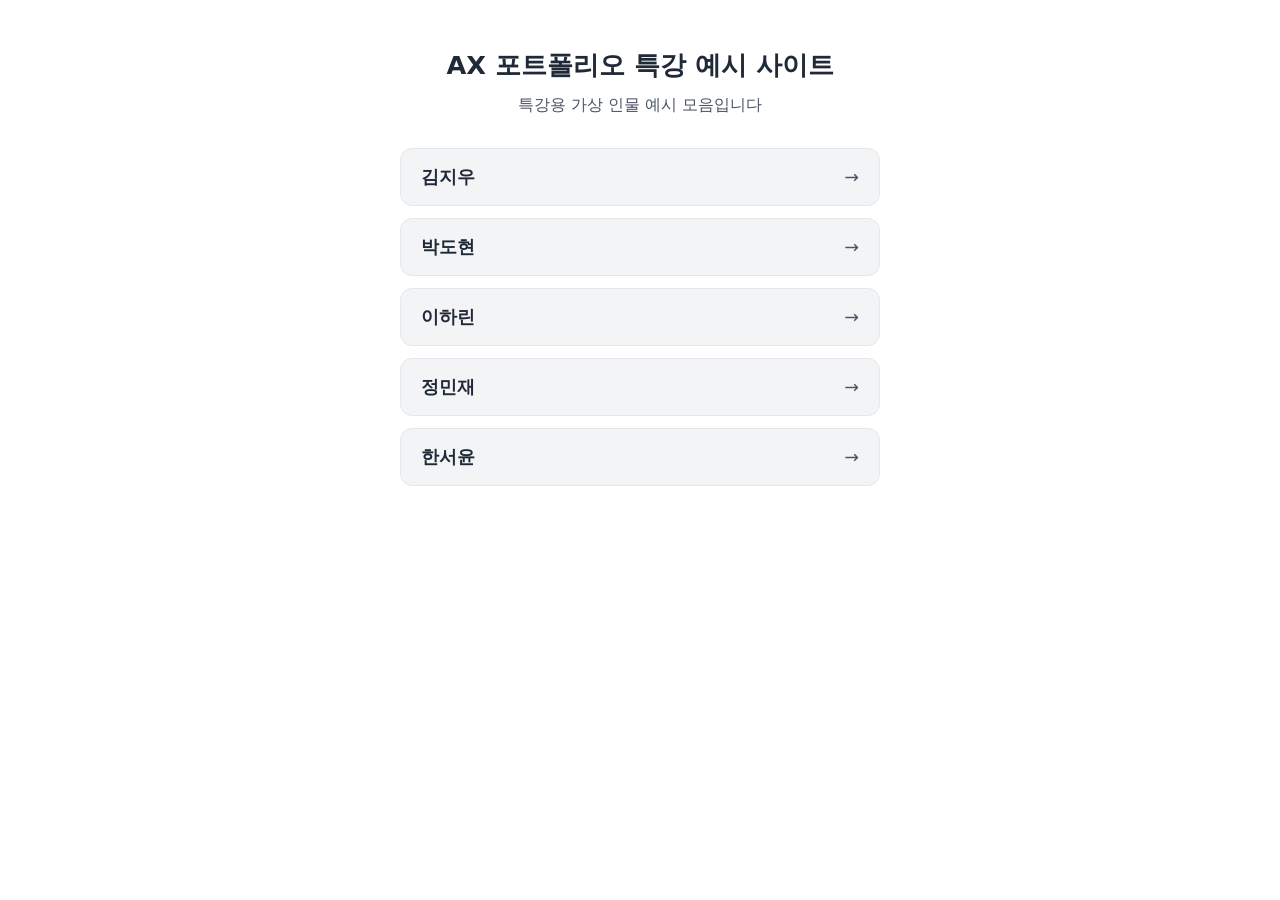
<file: sites/index.html>
<!DOCTYPE html>
<html lang="ko">
<head>
<meta charset="utf-8">
<meta name="viewport" content="width=device-width, initial-scale=1">
<title>AX 포트폴리오 특강 예시 사이트</title>
<style>
  :root { --fg: #1f2937; --muted: #4b5563; --bg: #ffffff; --card: #f3f4f6; --line: #e5e7eb; --accent: #1d4ed8; }
  @media (prefers-color-scheme: dark) {
    :root { --fg: #f3f4f6; --muted: #cbd5e1; --bg: #111827; --card: #1f2937; --line: #374151; --accent: #93c5fd; }
  }
  * { box-sizing: border-box; }
  body { margin: 0; padding: 48px 16px; font-family: system-ui, sans-serif; color: var(--fg); background: var(--bg); }
  main { max-width: 480px; margin: 0 auto; }
  h1 { font-size: 1.6rem; margin: 0 0 12px; text-align: center; }
  p { margin: 0 0 32px; color: var(--muted); text-align: center; }
  ul { list-style: none; margin: 0; padding: 0; display: grid; gap: 12px; }
  a { display: flex; justify-content: space-between; align-items: center; padding: 16px 20px; border: 1px solid var(--line); border-radius: 12px; background: var(--card); color: var(--fg); text-decoration: none; font-size: 1.1rem; font-weight: 600; }
  a:hover, a:focus-visible { border-color: var(--accent); color: var(--accent); }
  a span { color: var(--muted); font-weight: 400; }
</style>
</head>
<body>
<main>
<h1>AX 포트폴리오 특강 예시 사이트</h1>
<p>특강용 가상 인물 예시 모음입니다</p>
<ul>
  <li><a href="kim-jiwoo/">김지우 <span>→</span></a></li>
  <li><a href="park-dohyeon/">박도현 <span>→</span></a></li>
  <li><a href="lee-harin/">이하린 <span>→</span></a></li>
  <li><a href="jung-minjae/">정민재 <span>→</span></a></li>
  <li><a href="han-seoyoon/">한서윤 <span>→</span></a></li>
</ul>
</main>
</body>
</html>
</file>
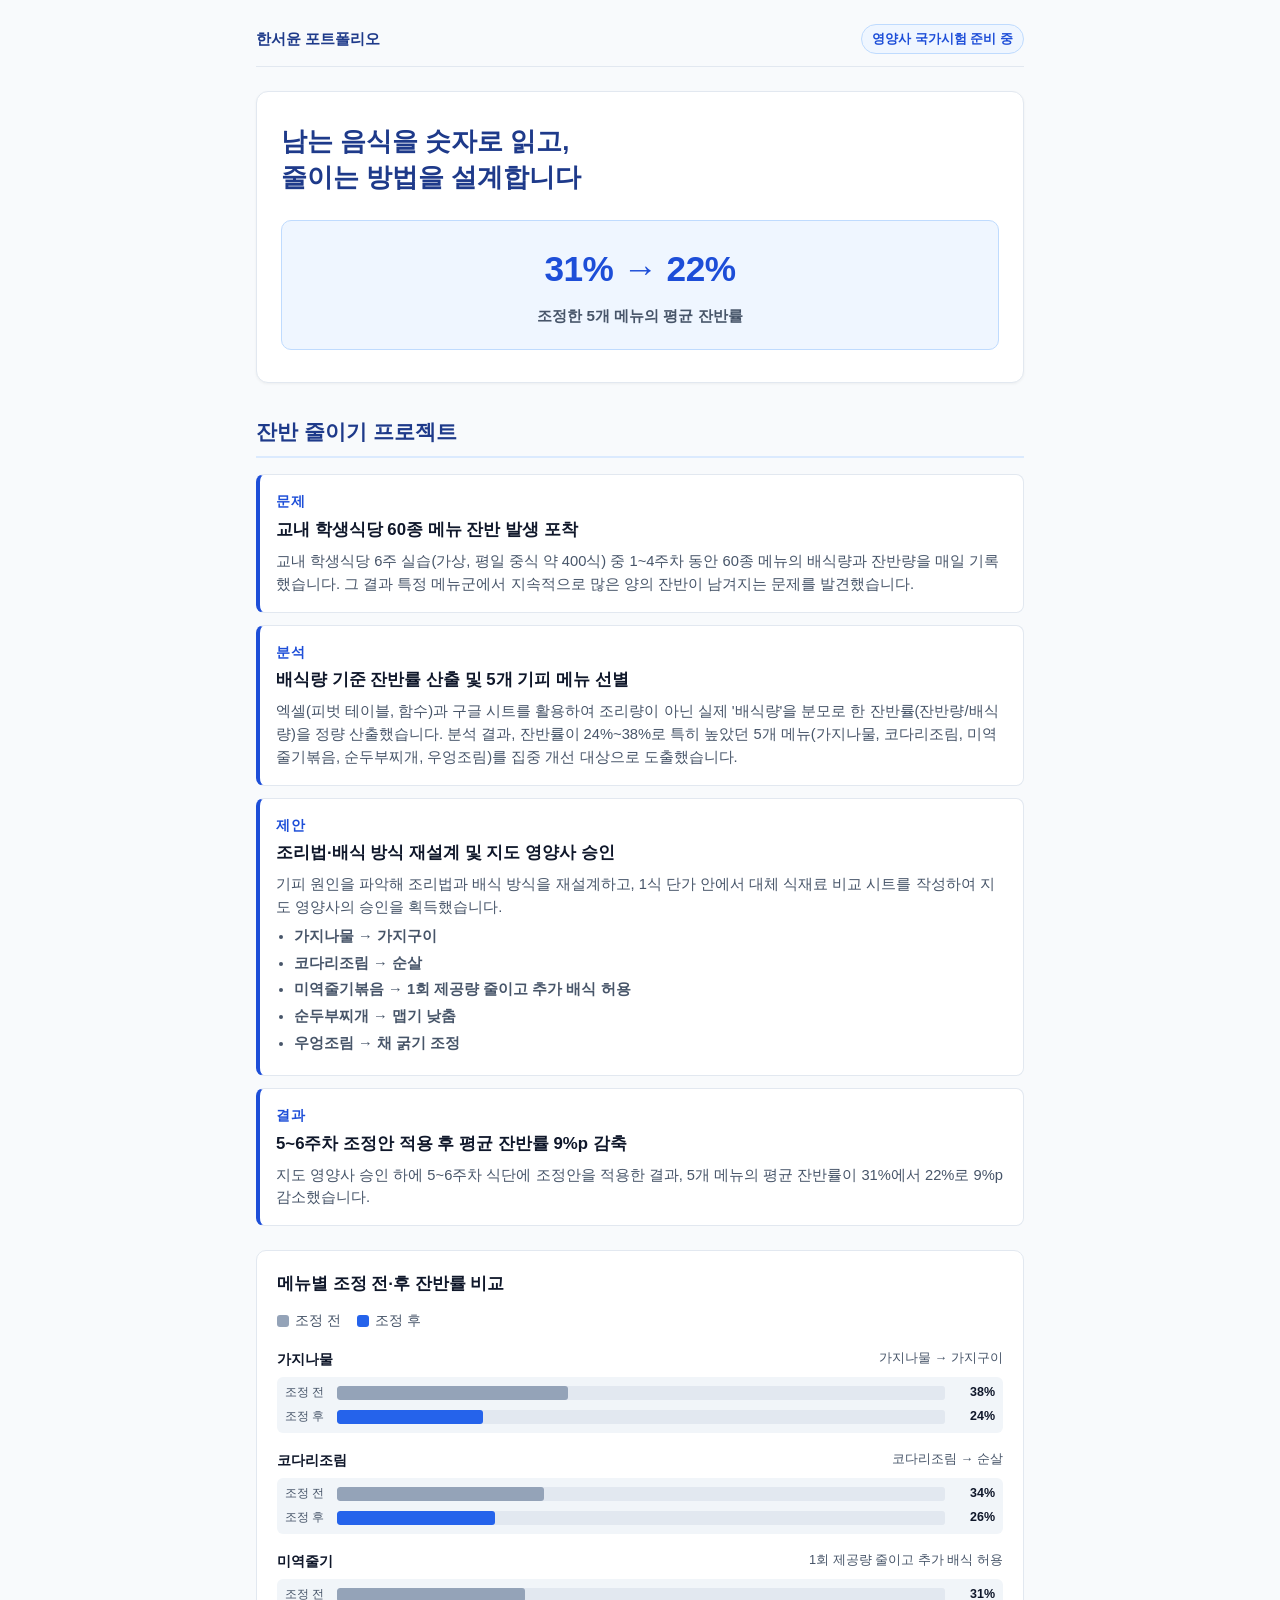
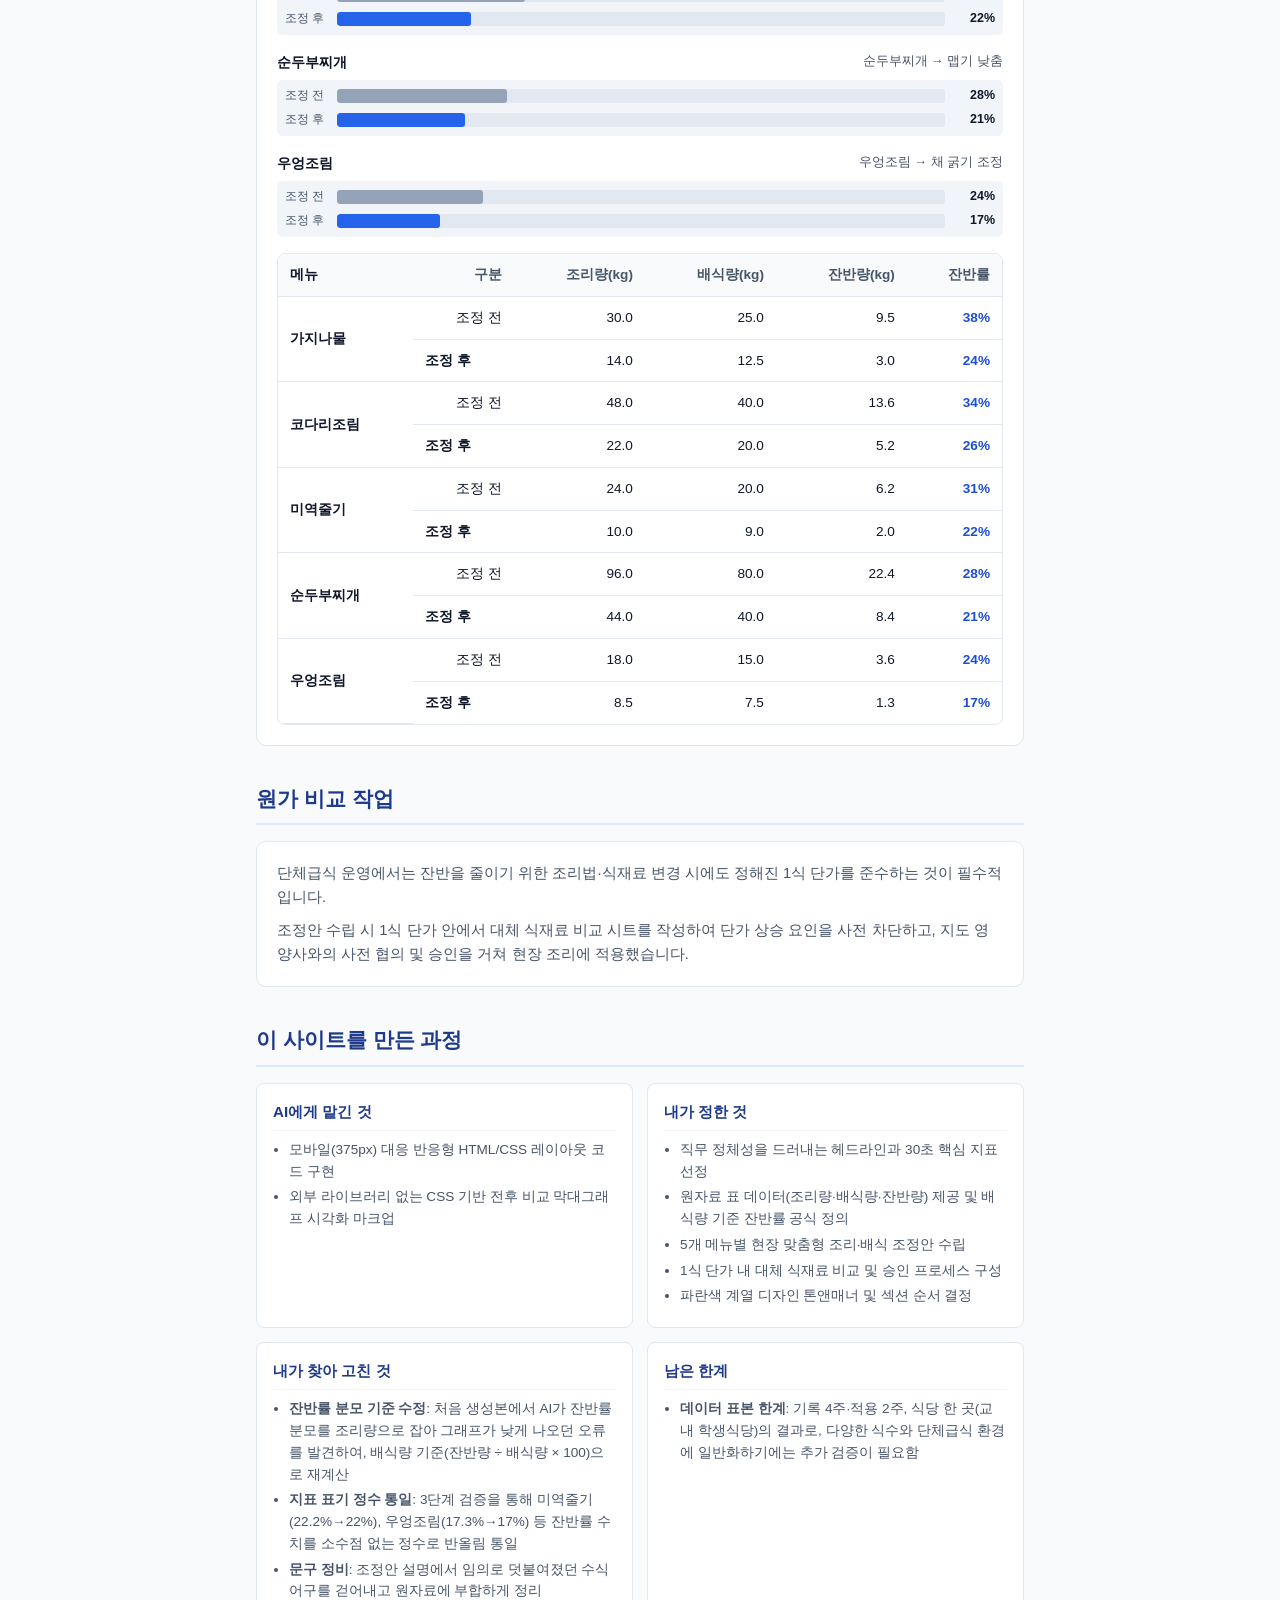
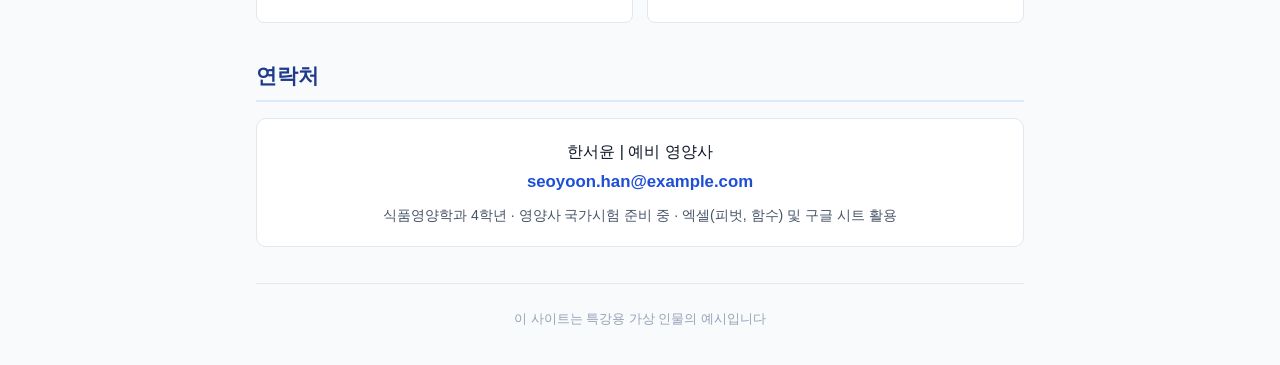
<file: sites/han-seoyoon/index.html>
<!DOCTYPE html>
<html lang="ko">
<head>
<meta charset="utf-8">
<meta name="viewport" content="width=device-width, initial-scale=1.0">
<title>한서윤 | 영양사 포트폴리오</title>
<style>
  :root {
    --primary: #1d4ed8;
    --primary-dark: #1e3a8a;
    --primary-light: #eff6ff;
    --secondary-blue: #3b82f6;
    --bar-before: #94a3b8;
    --bar-after: #2563eb;
    --text-main: #0f172a;
    --text-muted: #475569;
    --border: #e2e8f0;
    --bg-page: #f8fafc;
    --bg-card: #ffffff;
  }

  * {
    box-sizing: border-box;
    margin: 0;
    padding: 0;
  }

  body {
    font-family: -apple-system, BlinkMacSystemFont, "Apple SD Gothic Neo", "Pretendard", "Noto Sans KR", sans-serif;
    background-color: var(--bg-page);
    color: var(--text-main);
    line-height: 1.6;
    -webkit-font-smoothing: antialiased;
  }

  .container {
    max-width: 800px;
    margin: 0 auto;
    padding: 24px 16px;
  }

  /* Header */
  header {
    margin-bottom: 24px;
    padding-bottom: 12px;
    border-bottom: 1px solid var(--border);
    display: flex;
    justify-content: space-between;
    align-items: center;
  }

  .author-tag {
    font-size: 0.95rem;
    font-weight: 700;
    color: var(--primary-dark);
  }

  .status-badge {
    font-size: 0.8rem;
    background-color: var(--primary-light);
    color: var(--primary);
    padding: 4px 10px;
    border-radius: 9999px;
    font-weight: 600;
    border: 1px solid #bfdbfe;
  }

  /* Hero Section */
  .hero {
    background-color: var(--bg-card);
    border: 1px solid var(--border);
    border-radius: 12px;
    padding: 32px 24px;
    margin-bottom: 32px;
    box-shadow: 0 1px 3px rgba(0, 0, 0, 0.05);
  }

  .hero h1 {
    font-size: 1.6rem;
    line-height: 1.4;
    color: var(--primary-dark);
    margin-bottom: 24px;
    word-break: keep-all;
  }

  .stat-box {
    background-color: var(--primary-light);
    border: 1px solid #bfdbfe;
    border-radius: 10px;
    padding: 20px;
    text-align: center;
  }

  .stat-number {
    font-size: 2.2rem;
    font-weight: 800;
    color: var(--primary);
    letter-spacing: -0.5px;
    display: block;
    margin-bottom: 6px;
  }

  .stat-desc {
    font-size: 0.95rem;
    color: var(--text-muted);
    font-weight: 600;
  }

  /* Section Common */
  section {
    margin-bottom: 36px;
  }

  .section-title {
    font-size: 1.3rem;
    color: var(--primary-dark);
    margin-bottom: 16px;
    padding-bottom: 8px;
    border-bottom: 2px solid #dbeafe;
    display: flex;
    align-items: center;
    gap: 8px;
  }

  .card {
    background-color: var(--bg-card);
    border: 1px solid var(--border);
    border-radius: 10px;
    padding: 20px;
    margin-bottom: 16px;
    box-shadow: 0 1px 2px rgba(0, 0, 0, 0.04);
  }

  /* Project Steps */
  .step-group {
    display: flex;
    flex-direction: column;
    gap: 12px;
    margin-bottom: 24px;
  }

  .step-item {
    background-color: var(--bg-card);
    border: 1px solid var(--border);
    border-radius: 8px;
    padding: 16px;
    border-left: 4px solid var(--primary);
  }

  .step-label {
    font-size: 0.85rem;
    font-weight: 700;
    color: var(--primary);
    text-transform: uppercase;
    letter-spacing: 0.5px;
    margin-bottom: 4px;
  }

  .step-heading {
    font-size: 1.05rem;
    font-weight: 700;
    color: var(--text-main);
    margin-bottom: 6px;
  }

  .step-content {
    font-size: 0.92rem;
    color: var(--text-muted);
    line-height: 1.55;
  }

  .step-content ul {
    margin: 6px 0 0 18px;
  }

  .step-content li {
    margin-bottom: 4px;
  }

  /* Chart Styles (Pure CSS) */
  .chart-card {
    background-color: var(--bg-card);
    border: 1px solid var(--border);
    border-radius: 10px;
    padding: 20px;
    margin-bottom: 20px;
  }

  .chart-title {
    font-size: 1.05rem;
    font-weight: 700;
    color: var(--text-main);
    margin-bottom: 12px;
  }

  .chart-legend {
    display: flex;
    gap: 16px;
    font-size: 0.85rem;
    color: var(--text-muted);
    margin-bottom: 16px;
  }

  .legend-item {
    display: flex;
    align-items: center;
    gap: 6px;
  }

  .legend-color {
    width: 12px;
    height: 12px;
    border-radius: 3px;
  }

  .legend-before {
    background-color: var(--bar-before);
  }

  .legend-after {
    background-color: var(--bar-after);
  }

  .chart-list {
    display: flex;
    flex-direction: column;
    gap: 16px;
  }

  .chart-row {
    display: flex;
    flex-direction: column;
    gap: 6px;
  }

  .row-label {
    display: flex;
    justify-content: space-between;
    font-size: 0.9rem;
    font-weight: 600;
    color: var(--text-main);
  }

  .row-adjustment {
    font-size: 0.8rem;
    color: var(--text-muted);
    font-weight: normal;
  }

  .bar-container {
    display: flex;
    flex-direction: column;
    gap: 4px;
    background-color: #f1f5f9;
    padding: 6px 8px;
    border-radius: 6px;
  }

  .bar-wrapper {
    display: flex;
    align-items: center;
    gap: 8px;
    height: 20px;
  }

  .bar-tag {
    font-size: 0.75rem;
    width: 44px;
    color: var(--text-muted);
    flex-shrink: 0;
  }

  .bar-track {
    flex-grow: 1;
    height: 14px;
    background-color: #e2e8f0;
    border-radius: 3px;
    overflow: hidden;
    position: relative;
  }

  .bar-fill {
    height: 100%;
    border-radius: 3px;
  }

  .bar-fill.before {
    background-color: var(--bar-before);
  }

  .bar-fill.after {
    background-color: var(--bar-after);
  }

  .bar-value {
    font-size: 0.78rem;
    font-weight: 700;
    width: 42px;
    text-align: right;
    color: var(--text-main);
    flex-shrink: 0;
  }

  /* Table Styles */
  .table-wrapper {
    overflow-x: auto;
    margin-top: 16px;
    border: 1px solid var(--border);
    border-radius: 8px;
  }

  table {
    width: 100%;
    border-collapse: collapse;
    font-size: 0.85rem;
    text-align: right;
    white-space: nowrap;
  }

  th, td {
    padding: 10px 12px;
    border-bottom: 1px solid var(--border);
  }

  th {
    background-color: #f8fafc;
    color: var(--text-muted);
    font-weight: 600;
  }

  th:first-child, td:first-child {
    text-align: left;
    font-weight: 600;
    color: var(--text-main);
  }

  tr:last-child td {
    border-bottom: none;
  }

  .rate-cell {
    font-weight: 700;
    color: var(--primary);
  }

  /* Cost Section */
  .cost-box {
    background-color: var(--bg-card);
    border: 1px solid var(--border);
    border-radius: 10px;
    padding: 20px;
  }

  .cost-box p {
    font-size: 0.92rem;
    color: var(--text-muted);
    margin-bottom: 10px;
  }

  .cost-box p:last-child {
    margin-bottom: 0;
  }

  /* Process Section - 4 Boxes */
  .process-grid {
    display: grid;
    grid-template-columns: repeat(2, 1fr);
    gap: 14px;
  }

  .process-card {
    background-color: var(--bg-card);
    border: 1px solid var(--border);
    border-radius: 8px;
    padding: 16px;
  }

  .process-card h3 {
    font-size: 0.95rem;
    color: var(--primary-dark);
    margin-bottom: 8px;
    border-bottom: 1px solid #f1f5f9;
    padding-bottom: 6px;
  }

  .process-card ul {
    margin-left: 16px;
    font-size: 0.85rem;
    color: var(--text-muted);
  }

  .process-card li {
    margin-bottom: 4px;
  }

  .process-card .pending-text {
    font-size: 0.88rem;
    color: #94a3b8;
    font-style: italic;
    padding: 8px 0;
  }

  /* Contact Section */
  .contact-card {
    background-color: var(--bg-card);
    border: 1px solid var(--border);
    border-radius: 10px;
    padding: 20px;
    text-align: center;
  }

  .contact-email {
    font-size: 1.05rem;
    font-weight: 700;
    color: var(--primary);
    text-decoration: none;
    display: inline-block;
    margin-top: 4px;
  }

  .contact-email:hover {
    text-decoration: underline;
  }

  .contact-info {
    font-size: 0.88rem;
    color: var(--text-muted);
    margin-top: 8px;
  }

  /* Footer */
  footer {
    text-align: center;
    padding: 24px 0 12px;
    border-top: 1px solid var(--border);
    font-size: 0.82rem;
    color: #94a3b8;
  }

  /* Responsive Design */
  @media (max-width: 640px) {
    .container {
      padding: 16px 12px;
    }

    .hero {
      padding: 24px 16px;
    }

    .hero h1 {
      font-size: 1.3rem;
    }

    .stat-number {
      font-size: 1.8rem;
    }

    .process-grid {
      grid-template-columns: 1fr;
    }

    .row-label {
      flex-direction: column;
      align-items: flex-start;
      gap: 2px;
    }
  }
</style>
</head>
<body>

<div class="container">

  <!-- Header -->
  <header>
    <div class="author-tag">한서윤 포트폴리오</div>
    <div class="status-badge">영양사 국가시험 준비 중</div>
  </header>

  <!-- 1. 첫 화면 (Hero) -->
  <section class="hero">
    <h1>남는 음식을 숫자로 읽고,<br>줄이는 방법을 설계합니다</h1>
    <div class="stat-box">
      <span class="stat-number">31% → 22%</span>
      <span class="stat-desc">조정한 5개 메뉴의 평균 잔반률</span>
    </div>
  </section>

  <!-- 2. 잔반 줄이기 프로젝트 (문제·분석·제안·결과) -->
  <section>
    <h2 class="section-title">잔반 줄이기 프로젝트</h2>
    
    <div class="step-group">
      <!-- 문제 -->
      <div class="step-item">
        <div class="step-label">문제</div>
        <div class="step-heading">교내 학생식당 60종 메뉴 잔반 발생 포착</div>
        <div class="step-content">
          교내 학생식당 6주 실습(가상, 평일 중식 약 400식) 중 1~4주차 동안 60종 메뉴의 배식량과 잔반량을 매일 기록했습니다. 그 결과 특정 메뉴군에서 지속적으로 많은 양의 잔반이 남겨지는 문제를 발견했습니다.
        </div>
      </div>

      <!-- 분석 -->
      <div class="step-item">
        <div class="step-label">분석</div>
        <div class="step-heading">배식량 기준 잔반률 산출 및 5개 기피 메뉴 선별</div>
        <div class="step-content">
          엑셀(피벗 테이블, 함수)과 구글 시트를 활용하여 조리량이 아닌 실제 '배식량'을 분모로 한 잔반률(잔반량/배식량)을 정량 산출했습니다. 분석 결과, 잔반률이 24%~38%로 특히 높았던 5개 메뉴(가지나물, 코다리조림, 미역줄기볶음, 순두부찌개, 우엉조림)를 집중 개선 대상으로 도출했습니다.
        </div>
      </div>

      <!-- 제안 -->
      <div class="step-item">
        <div class="step-label">제안</div>
        <div class="step-heading">조리법·배식 방식 재설계 및 지도 영양사 승인</div>
        <div class="step-content">
          기피 원인을 파악해 조리법과 배식 방식을 재설계하고, 1식 단가 안에서 대체 식재료 비교 시트를 작성하여 지도 영양사의 승인을 획득했습니다.
          <ul>
            <li><strong>가지나물</strong> → <strong>가지구이</strong></li>
            <li><strong>코다리조림</strong> → <strong>순살</strong></li>
            <li><strong>미역줄기볶음</strong> → <strong>1회 제공량 줄이고 추가 배식 허용</strong></li>
            <li><strong>순두부찌개</strong> → <strong>맵기 낮춤</strong></li>
            <li><strong>우엉조림</strong> → <strong>채 굵기 조정</strong></li>
          </ul>
        </div>
      </div>

      <!-- 결과 -->
      <div class="step-item">
        <div class="step-label">결과</div>
        <div class="step-heading">5~6주차 조정안 적용 후 평균 잔반률 9%p 감축</div>
        <div class="step-content">
          지도 영양사 승인 하에 5~6주차 식단에 조정안을 적용한 결과, 5개 메뉴의 평균 잔반률이 31%에서 22%로 9%p 감소했습니다.
        </div>
      </div>
    </div>

    <!-- 결과 막대그래프 -->
    <div class="chart-card">
      <div class="chart-title">메뉴별 조정 전·후 잔반률 비교</div>
      <div class="chart-legend">
        <div class="legend-item">
          <div class="legend-color legend-before"></div>
          <span>조정 전</span>
        </div>
        <div class="legend-item">
          <div class="legend-color legend-after"></div>
          <span>조정 후</span>
        </div>
      </div>

      <div class="chart-list">
        <!-- 가지나물: 38% -> 24% -->
        <div class="chart-row">
          <div class="row-label">
            <span>가지나물</span>
            <span class="row-adjustment">가지나물 → 가지구이</span>
          </div>
          <div class="bar-container">
            <div class="bar-wrapper">
              <span class="bar-tag">조정 전</span>
              <div class="bar-track">
                <div class="bar-fill before" style="width: 38%;"></div>
              </div>
              <span class="bar-value">38%</span>
            </div>
            <div class="bar-wrapper">
              <span class="bar-tag">조정 후</span>
              <div class="bar-track">
                <div class="bar-fill after" style="width: 24%;"></div>
              </div>
              <span class="bar-value">24%</span>
            </div>
          </div>
        </div>

        <!-- 코다리조림: 34% -> 26% -->
        <div class="chart-row">
          <div class="row-label">
            <span>코다리조림</span>
            <span class="row-adjustment">코다리조림 → 순살</span>
          </div>
          <div class="bar-container">
            <div class="bar-wrapper">
              <span class="bar-tag">조정 전</span>
              <div class="bar-track">
                <div class="bar-fill before" style="width: 34%;"></div>
              </div>
              <span class="bar-value">34%</span>
            </div>
            <div class="bar-wrapper">
              <span class="bar-tag">조정 후</span>
              <div class="bar-track">
                <div class="bar-fill after" style="width: 26%;"></div>
              </div>
              <span class="bar-value">26%</span>
            </div>
          </div>
        </div>

        <!-- 미역줄기: 31% -> 22% -->
        <div class="chart-row">
          <div class="row-label">
            <span>미역줄기</span>
            <span class="row-adjustment">1회 제공량 줄이고 추가 배식 허용</span>
          </div>
          <div class="bar-container">
            <div class="bar-wrapper">
              <span class="bar-tag">조정 전</span>
              <div class="bar-track">
                <div class="bar-fill before" style="width: 31%;"></div>
              </div>
              <span class="bar-value">31%</span>
            </div>
            <div class="bar-wrapper">
              <span class="bar-tag">조정 후</span>
              <div class="bar-track">
                <div class="bar-fill after" style="width: 22%;"></div>
              </div>
              <span class="bar-value">22%</span>
            </div>
          </div>
        </div>

        <!-- 순두부찌개: 28% -> 21% -->
        <div class="chart-row">
          <div class="row-label">
            <span>순두부찌개</span>
            <span class="row-adjustment">순두부찌개 → 맵기 낮춤</span>
          </div>
          <div class="bar-container">
            <div class="bar-wrapper">
              <span class="bar-tag">조정 전</span>
              <div class="bar-track">
                <div class="bar-fill before" style="width: 28%;"></div>
              </div>
              <span class="bar-value">28%</span>
            </div>
            <div class="bar-wrapper">
              <span class="bar-tag">조정 후</span>
              <div class="bar-track">
                <div class="bar-fill after" style="width: 21%;"></div>
              </div>
              <span class="bar-value">21%</span>
            </div>
          </div>
        </div>

        <!-- 우엉조림: 24% -> 17% -->
        <div class="chart-row">
          <div class="row-label">
            <span>우엉조림</span>
            <span class="row-adjustment">우엉조림 → 채 굵기 조정</span>
          </div>
          <div class="bar-container">
            <div class="bar-wrapper">
              <span class="bar-tag">조정 전</span>
              <div class="bar-track">
                <div class="bar-fill before" style="width: 24%;"></div>
              </div>
              <span class="bar-value">24%</span>
            </div>
            <div class="bar-wrapper">
              <span class="bar-tag">조정 후</span>
              <div class="bar-track">
                <div class="bar-fill after" style="width: 17%;"></div>
              </div>
              <span class="bar-value">17%</span>
            </div>
          </div>
        </div>
      </div>

      <!-- 원자료 표 -->
      <div class="table-wrapper">
        <table>
          <thead>
            <tr>
              <th>메뉴</th>
              <th>구분</th>
              <th>조리량(kg)</th>
              <th>배식량(kg)</th>
              <th>잔반량(kg)</th>
              <th>잔반률</th>
            </tr>
          </thead>
          <tbody>
            <tr>
              <td rowspan="2">가지나물</td>
              <td>조정 전</td>
              <td>30.0</td>
              <td>25.0</td>
              <td>9.5</td>
              <td class="rate-cell">38%</td>
            </tr>
            <tr>
              <td>조정 후</td>
              <td>14.0</td>
              <td>12.5</td>
              <td>3.0</td>
              <td class="rate-cell">24%</td>
            </tr>
            <tr>
              <td rowspan="2">코다리조림</td>
              <td>조정 전</td>
              <td>48.0</td>
              <td>40.0</td>
              <td>13.6</td>
              <td class="rate-cell">34%</td>
            </tr>
            <tr>
              <td>조정 후</td>
              <td>22.0</td>
              <td>20.0</td>
              <td>5.2</td>
              <td class="rate-cell">26%</td>
            </tr>
            <tr>
              <td rowspan="2">미역줄기</td>
              <td>조정 전</td>
              <td>24.0</td>
              <td>20.0</td>
              <td>6.2</td>
              <td class="rate-cell">31%</td>
            </tr>
            <tr>
              <td>조정 후</td>
              <td>10.0</td>
              <td>9.0</td>
              <td>2.0</td>
              <td class="rate-cell">22%</td>
            </tr>
            <tr>
              <td rowspan="2">순두부찌개</td>
              <td>조정 전</td>
              <td>96.0</td>
              <td>80.0</td>
              <td>22.4</td>
              <td class="rate-cell">28%</td>
            </tr>
            <tr>
              <td>조정 후</td>
              <td>44.0</td>
              <td>40.0</td>
              <td>8.4</td>
              <td class="rate-cell">21%</td>
            </tr>
            <tr>
              <td rowspan="2">우엉조림</td>
              <td>조정 전</td>
              <td>18.0</td>
              <td>15.0</td>
              <td>3.6</td>
              <td class="rate-cell">24%</td>
            </tr>
            <tr>
              <td>조정 후</td>
              <td>8.5</td>
              <td>7.5</td>
              <td>1.3</td>
              <td class="rate-cell">17%</td>
            </tr>
          </tbody>
        </table>
      </div>
    </div>
  </section>

  <!-- 3. 원가 비교 작업 -->
  <section>
    <h2 class="section-title">원가 비교 작업</h2>
    <div class="cost-box">
      <p>단체급식 운영에서는 잔반을 줄이기 위한 조리법·식재료 변경 시에도 정해진 1식 단가를 준수하는 것이 필수적입니다.</p>
      <p>조정안 수립 시 1식 단가 안에서 대체 식재료 비교 시트를 작성하여 단가 상승 요인을 사전 차단하고, 지도 영양사와의 사전 협의 및 승인을 거쳐 현장 조리에 적용했습니다.</p>
    </div>
  </section>

  <!-- 4. 이 사이트를 만든 과정 -->
  <section>
    <h2 class="section-title">이 사이트를 만든 과정</h2>
    <div class="process-grid">
      <!-- 칸 1: AI에게 맡긴 것 -->
      <div class="process-card">
        <h3>AI에게 맡긴 것</h3>
        <ul>
          <li>모바일(375px) 대응 반응형 HTML/CSS 레이아웃 코드 구현</li>
          <li>외부 라이브러리 없는 CSS 기반 전후 비교 막대그래프 시각화 마크업</li>
        </ul>
      </div>

      <!-- 칸 2: 내가 정한 것 -->
      <div class="process-card">
        <h3>내가 정한 것</h3>
        <ul>
          <li>직무 정체성을 드러내는 헤드라인과 30초 핵심 지표 선정</li>
          <li>원자료 표 데이터(조리량·배식량·잔반량) 제공 및 배식량 기준 잔반률 공식 정의</li>
          <li>5개 메뉴별 현장 맞춤형 조리·배식 조정안 수립</li>
          <li>1식 단가 내 대체 식재료 비교 및 승인 프로세스 구성</li>
          <li>파란색 계열 디자인 톤앤매너 및 섹션 순서 결정</li>
        </ul>
      </div>

      <!-- 칸 3: 내가 찾아 고친 것 -->
      <div class="process-card">
        <h3>내가 찾아 고친 것</h3>
        <ul>
          <li><strong>잔반률 분모 기준 수정</strong>: 처음 생성본에서 AI가 잔반률 분모를 조리량으로 잡아 그래프가 낮게 나오던 오류를 발견하여, 배식량 기준(잔반량 ÷ 배식량 × 100)으로 재계산</li>
          <li><strong>지표 표기 정수 통일</strong>: 3단계 검증을 통해 미역줄기(22.2%→22%), 우엉조림(17.3%→17%) 등 잔반률 수치를 소수점 없는 정수로 반올림 통일</li>
          <li><strong>문구 정비</strong>: 조정안 설명에서 임의로 덧붙여졌던 수식어구를 걷어내고 원자료에 부합하게 정리</li>
        </ul>
      </div>

      <!-- 칸 4: 남은 한계 -->
      <div class="process-card">
        <h3>남은 한계</h3>
        <ul>
          <li><strong>데이터 표본 한계</strong>: 기록 4주·적용 2주, 식당 한 곳(교내 학생식당)의 결과로, 다양한 식수와 단체급식 환경에 일반화하기에는 추가 검증이 필요함</li>
        </ul>
      </div>
    </div>
  </section>

  <!-- 5. 연락처 -->
  <section>
    <h2 class="section-title">연락처</h2>
    <div class="contact-card">
      <div>한서윤 | 예비 영양사</div>
      <a href="mailto:seoyoon.han@example.com" class="contact-email">seoyoon.han@example.com</a>
      <div class="contact-info">식품영양학과 4학년 · 영양사 국가시험 준비 중 · 엑셀(피벗, 함수) 및 구글 시트 활용</div>
    </div>
  </section>

  <!-- Footer -->
  <footer>
    이 사이트는 특강용 가상 인물의 예시입니다
  </footer>

</div>

</body>
</html>
</file>
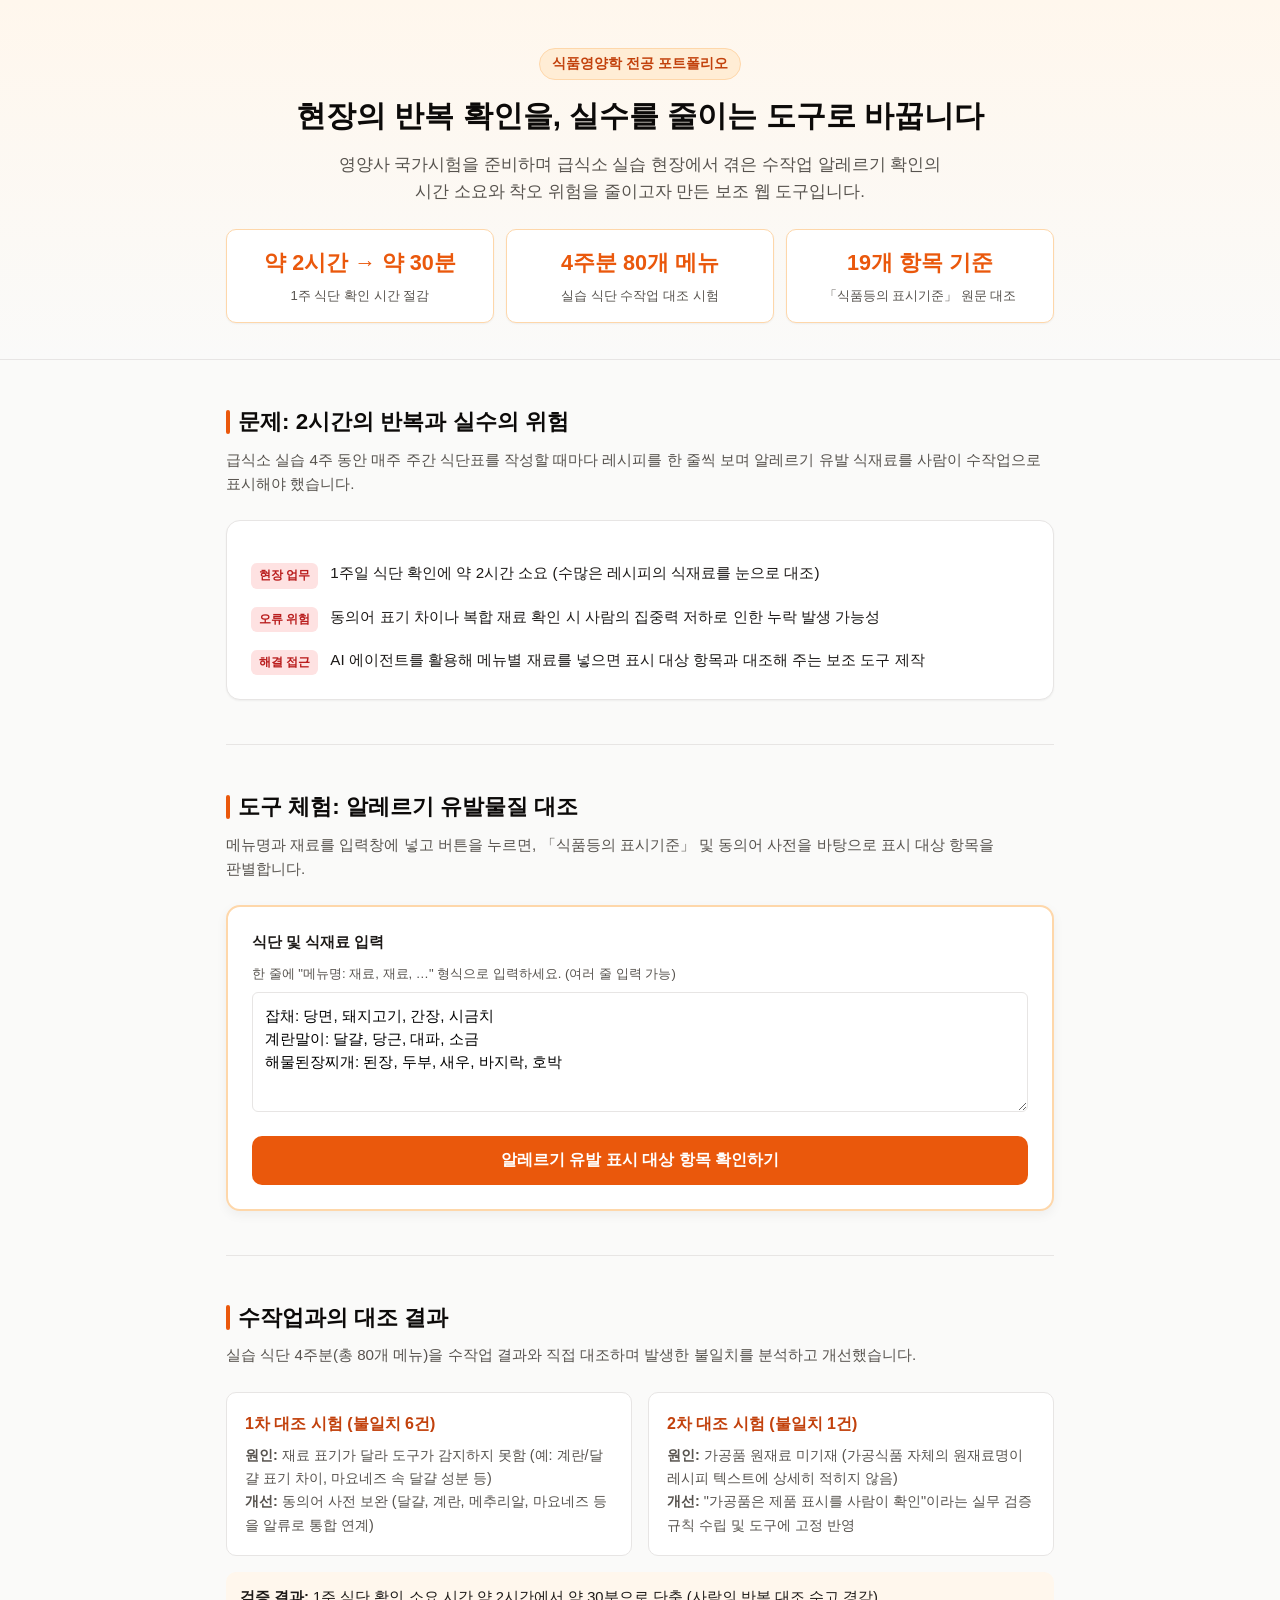
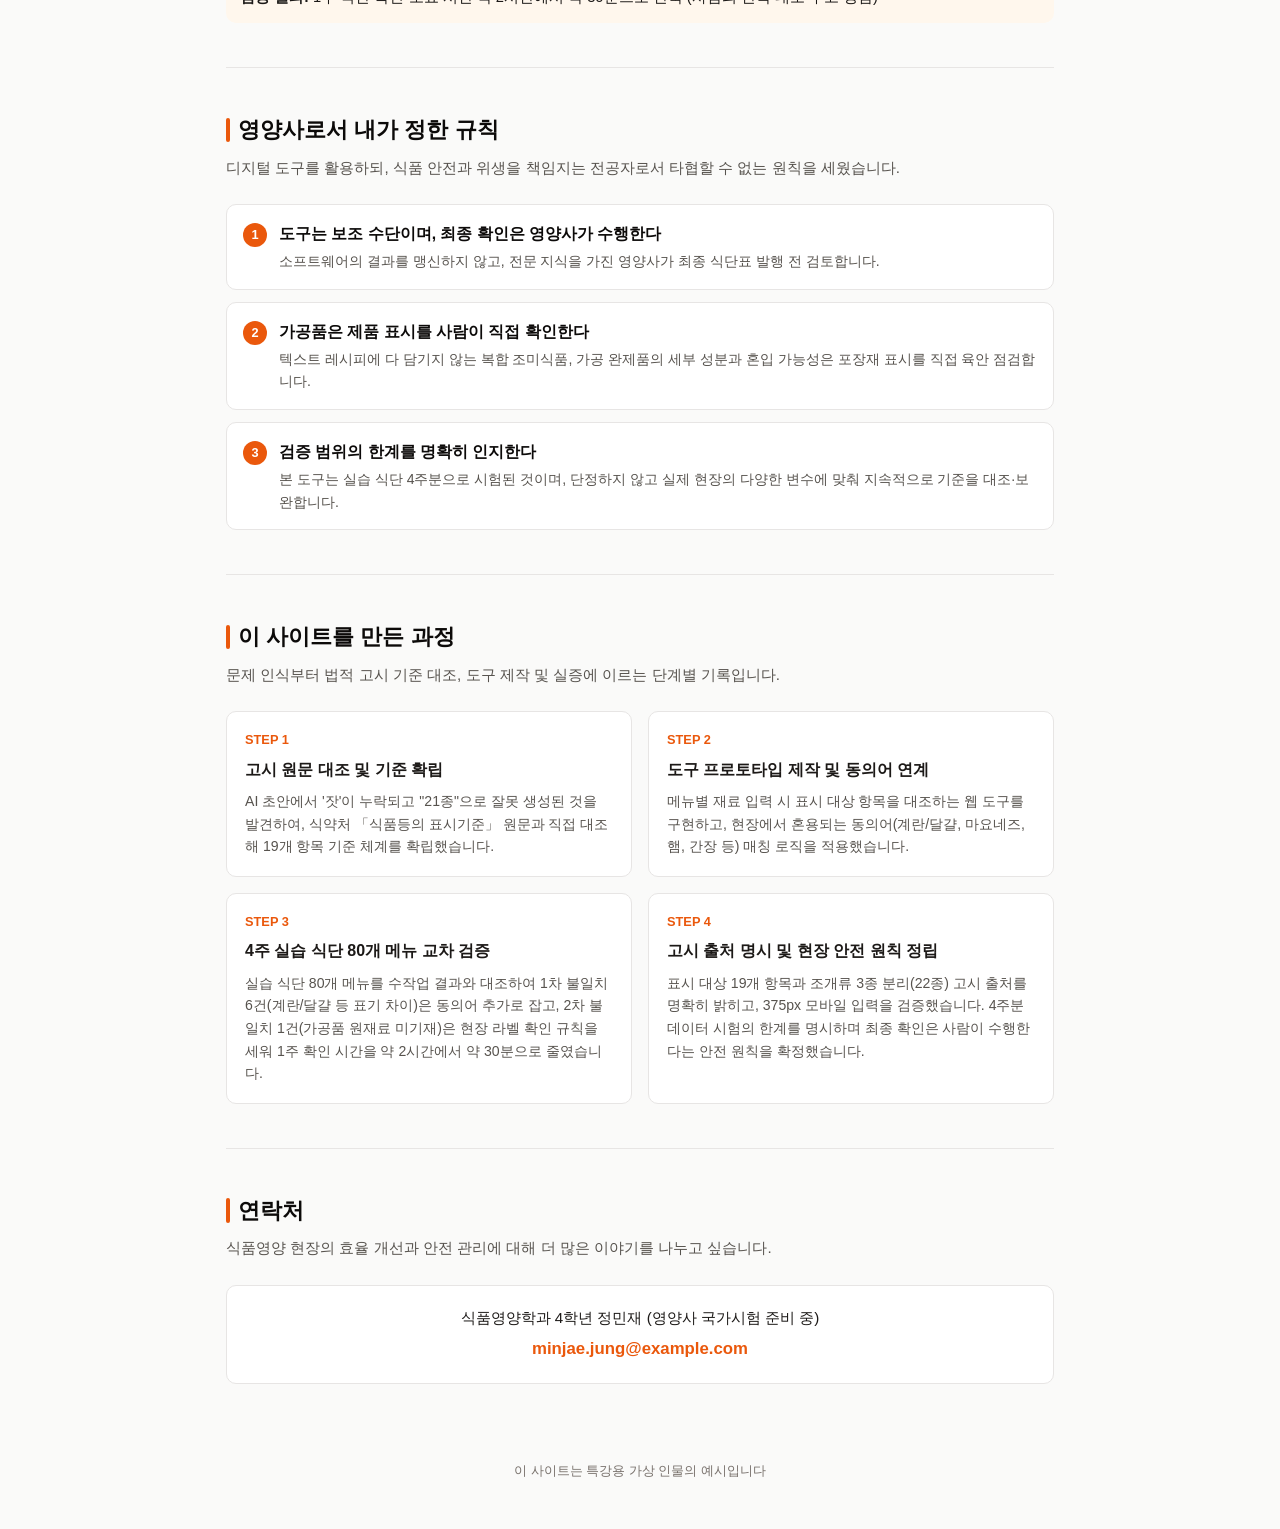
<file: sites/jung-minjae/index.html>
<!DOCTYPE html>
<html lang="ko">
<head>
  <meta charset="UTF-8">
  <meta name="viewport" content="width=device-width, initial-scale=1.0">
  <title>정민재 · 급식 알레르기 표시 보조 포트폴리오</title>
  <style>
    :root {
      --primary-color: #ea580c;
      --primary-hover: #c2410c;
      --primary-soft: #fff7ed;
      --primary-border: #fed7aa;
      --text-main: #1c1917;
      --text-muted: #57534e;
      --bg-page: #fafaf9;
      --bg-card: #ffffff;
      --border-color: #e7e5e4;
      --radius-sm: 6px;
      --radius-md: 10px;
      --radius-lg: 14px;
      --shadow-sm: 0 1px 2px rgba(0, 0, 0, 0.05);
      --shadow-md: 0 4px 12px rgba(0, 0, 0, 0.05);
    }

    * {
      box-sizing: border-box;
      margin: 0;
      padding: 0;
    }

    body {
      font-family: -apple-system, BlinkMacSystemFont, "Segoe UI", Roboto, "Noto Sans KR", sans-serif;
      background-color: var(--bg-page);
      color: var(--text-main);
      line-height: 1.6;
      -webkit-text-size-adjust: 100%;
    }

    .container {
      width: 100%;
      max-width: 860px;
      margin: 0 auto;
      padding: 0 16px;
    }

    /* 헤더 및 첫 화면 */
    header {
      padding: 48px 0 36px;
      text-align: center;
      background: linear-gradient(180deg, #fff7ed 0%, var(--bg-page) 100%);
      border-bottom: 1px solid var(--border-color);
    }

    .badge {
      display: inline-block;
      padding: 4px 12px;
      background-color: #ffedd5;
      color: var(--primary-hover);
      font-size: 0.85rem;
      font-weight: 600;
      border-radius: 9999px;
      margin-bottom: 16px;
      border: 1px solid var(--primary-border);
    }

    h1.hero-title {
      font-size: 1.85rem;
      font-weight: 700;
      line-height: 1.35;
      color: #0c0a09;
      margin-bottom: 16px;
      word-break: keep-all;
    }

    .hero-desc {
      font-size: 1.05rem;
      color: var(--text-muted);
      max-width: 640px;
      margin: 0 auto 24px;
      word-break: keep-all;
    }

    .metrics-grid {
      display: grid;
      grid-template-columns: repeat(3, 1fr);
      gap: 12px;
      margin-top: 24px;
    }

    .metric-card {
      background: var(--bg-card);
      border: 1px solid var(--primary-border);
      border-radius: var(--radius-md);
      padding: 16px;
      text-align: center;
      box-shadow: var(--shadow-sm);
    }

    .metric-value {
      font-size: 1.35rem;
      font-weight: 700;
      color: var(--primary-color);
      margin-bottom: 4px;
    }

    .metric-label {
      font-size: 0.82rem;
      color: var(--text-muted);
    }

    /* 공통 섹션 스타일 */
    section {
      padding: 44px 0;
      border-bottom: 1px solid var(--border-color);
    }

    .section-title {
      font-size: 1.4rem;
      font-weight: 700;
      margin-bottom: 8px;
      color: #0c0a09;
      display: flex;
      align-items: center;
      gap: 8px;
    }

    .section-title::before {
      content: "";
      display: inline-block;
      width: 4px;
      height: 1.1em;
      background-color: var(--primary-color);
      border-radius: 2px;
    }

    .section-desc {
      font-size: 0.95rem;
      color: var(--text-muted);
      margin-bottom: 24px;
      word-break: keep-all;
    }

    /* 문제 섹션 */
    .problem-box {
      background-color: var(--bg-card);
      border: 1px solid var(--border-color);
      border-radius: var(--radius-lg);
      padding: 24px;
      box-shadow: var(--shadow-sm);
    }

    .problem-flow {
      display: flex;
      flex-direction: column;
      gap: 16px;
      margin-top: 16px;
    }

    .flow-item {
      display: flex;
      align-items: flex-start;
      gap: 12px;
      font-size: 0.95rem;
    }

    .flow-tag {
      background-color: #fee2e2;
      color: #b91c1c;
      font-size: 0.75rem;
      font-weight: 600;
      padding: 3px 8px;
      border-radius: var(--radius-sm);
      white-space: nowrap;
      margin-top: 2px;
    }

    /* 도구 섹션 */
    .tool-card {
      background-color: var(--bg-card);
      border: 2px solid var(--primary-border);
      border-radius: var(--radius-lg);
      padding: 24px;
      box-shadow: var(--shadow-md);
    }

    .input-group {
      margin-bottom: 16px;
    }

    .input-label {
      display: block;
      font-weight: 600;
      font-size: 0.92rem;
      margin-bottom: 8px;
      color: var(--text-main);
    }

    .input-hint {
      font-size: 0.82rem;
      color: var(--text-muted);
      margin-bottom: 8px;
    }

    textarea.tool-textarea {
      width: 100%;
      height: 120px;
      padding: 12px;
      font-size: 0.95rem;
      font-family: inherit;
      border: 1px solid var(--border-color);
      border-radius: var(--radius-sm);
      resize: vertical;
      line-height: 1.5;
      background-color: #fff;
    }

    textarea.tool-textarea:focus {
      outline: none;
      border-color: var(--primary-color);
      box-shadow: 0 0 0 3px rgba(234, 88, 12, 0.15);
    }

    .btn-submit {
      display: block;
      width: 100%;
      padding: 14px 20px;
      background-color: var(--primary-color);
      color: #ffffff;
      border: none;
      border-radius: var(--radius-md);
      font-size: 1rem;
      font-weight: 600;
      cursor: pointer;
      transition: background-color 0.2s ease;
      text-align: center;
    }

    .btn-submit:hover {
      background-color: var(--primary-hover);
    }

    .btn-submit:active {
      transform: scale(0.99);
    }

    /* 도구 결과 테이블 */
    .result-container {
      margin-top: 24px;
      display: none;
    }

    .table-wrapper {
      width: 100%;
      overflow-x: auto;
      border: 1px solid var(--border-color);
      border-radius: var(--radius-md);
      background-color: #ffffff;
      margin-bottom: 12px;
    }

    table.result-table {
      width: 100%;
      border-collapse: collapse;
      text-align: left;
      font-size: 0.92rem;
      min-width: 480px;
    }

    table.result-table th,
    table.result-table td {
      padding: 12px 14px;
      border-bottom: 1px solid var(--border-color);
    }

    table.result-table th {
      background-color: #f5f5f4;
      font-weight: 600;
      color: #44403c;
    }

    table.result-table tr:last-child td {
      border-bottom: none;
    }

    .allergen-tag {
      display: inline-block;
      background-color: #ffedd5;
      color: #c2410c;
      border: 1px solid #fed7aa;
      font-size: 0.8rem;
      font-weight: 600;
      padding: 2px 7px;
      border-radius: 4px;
      margin: 2px;
    }

    .allergen-empty {
      color: #a8a29e;
      font-size: 0.85rem;
    }

    .fixed-notice {
      background-color: #fff7ed;
      border-left: 4px solid var(--primary-color);
      padding: 12px 16px;
      font-size: 0.9rem;
      font-weight: 500;
      color: #9a3412;
      border-radius: 0 var(--radius-sm) var(--radius-sm) 0;
      margin-bottom: 14px;
    }

    .standard-ref-box {
      background-color: #fcfbf9;
      border: 1px solid var(--border-color);
      border-radius: var(--radius-md);
      padding: 14px 16px;
      font-size: 0.85rem;
      color: var(--text-muted);
    }

    .standard-ref-title {
      font-weight: 600;
      color: var(--text-main);
      margin-bottom: 6px;
      font-size: 0.88rem;
    }

    .standard-ref-items {
      line-height: 1.6;
      margin-bottom: 8px;
      word-break: keep-all;
    }

    .standard-ref-note {
      font-size: 0.82rem;
      color: var(--primary-hover);
      border-top: 1px dashed var(--border-color);
      padding-top: 6px;
      margin: 0;
      word-break: keep-all;
    }

    /* 수작업 대조 결과 섹션 */
    .comparison-grid {
      display: grid;
      grid-template-columns: repeat(2, 1fr);
      gap: 16px;
      margin-top: 16px;
    }

    .comparison-card {
      background: var(--bg-card);
      border: 1px solid var(--border-color);
      border-radius: var(--radius-md);
      padding: 18px;
    }

    .comparison-card h4 {
      font-size: 1rem;
      margin-bottom: 8px;
      color: var(--primary-hover);
    }

    .comparison-card p {
      font-size: 0.9rem;
      color: var(--text-muted);
    }

    /* 규칙 섹션 */
    .rule-list {
      list-style: none;
      display: flex;
      flex-direction: column;
      gap: 12px;
    }

    .rule-item {
      background: var(--bg-card);
      border: 1px solid var(--border-color);
      border-radius: var(--radius-md);
      padding: 16px;
      display: flex;
      gap: 12px;
    }

    .rule-num {
      width: 24px;
      height: 24px;
      background-color: var(--primary-color);
      color: #fff;
      font-size: 0.8rem;
      font-weight: 700;
      border-radius: 50%;
      display: flex;
      align-items: center;
      justify-content: center;
      flex-shrink: 0;
      margin-top: 2px;
    }

    .rule-content h4 {
      font-size: 0.98rem;
      margin-bottom: 4px;
      color: #0c0a09;
    }

    .rule-content p {
      font-size: 0.88rem;
      color: var(--text-muted);
    }

    /* 만든 과정 섹션: 4칸 카드 */
    .process-grid {
      display: grid;
      grid-template-columns: repeat(2, 1fr);
      gap: 16px;
    }

    .process-card {
      background: var(--bg-card);
      border: 1px solid var(--border-color);
      border-radius: var(--radius-md);
      padding: 18px;
      position: relative;
    }

    .process-card.pending {
      background: #f5f5f4;
      border-style: dashed;
    }

    .process-step {
      font-size: 0.8rem;
      font-weight: 700;
      color: var(--primary-color);
      text-transform: uppercase;
      margin-bottom: 6px;
    }

    .process-card.pending .process-step {
      color: #78716c;
    }

    .process-title {
      font-size: 1rem;
      font-weight: 600;
      margin-bottom: 8px;
    }

    .process-card.pending .process-title {
      color: #78716c;
    }

    .process-desc {
      font-size: 0.88rem;
      color: var(--text-muted);
    }

    /* 연락처 및 푸터 */
    .contact-card {
      background-color: var(--bg-card);
      border: 1px solid var(--border-color);
      border-radius: var(--radius-md);
      padding: 20px;
      text-align: center;
    }

    .contact-email {
      font-size: 1.05rem;
      font-weight: 600;
      color: var(--primary-color);
      text-decoration: none;
    }

    footer {
      padding: 32px 0 48px;
      text-align: center;
      font-size: 0.82rem;
      color: #78716c;
    }

    /* 모바일 대응 (375px 포함) */
    @media (max-width: 640px) {
      h1.hero-title {
        font-size: 1.45rem;
      }
      .metrics-grid {
        grid-template-columns: 1fr;
      }
      .comparison-grid {
        grid-template-columns: 1fr;
      }
      .process-grid {
        grid-template-columns: 1fr;
      }
      .tool-card {
        padding: 16px;
      }
    }
  </style>
</head>
<body>

  <!-- 첫 화면 -->
  <header>
    <div class="container">
      <span class="badge">식품영양학 전공 포트폴리오</span>
      <h1 class="hero-title">현장의 반복 확인을, 실수를 줄이는 도구로 바꿉니다</h1>
      <p class="hero-desc">
        영양사 국가시험을 준비하며 급식소 실습 현장에서 겪은 수작업 알레르기 확인의 시간 소요와 착오 위험을 줄이고자 만든 보조 웹 도구입니다.
      </p>

      <div class="metrics-grid">
        <div class="metric-card">
          <div class="metric-value">약 2시간 → 약 30분</div>
          <div class="metric-label">1주 식단 확인 시간 절감</div>
        </div>
        <div class="metric-card">
          <div class="metric-value">4주분 80개 메뉴</div>
          <div class="metric-label">실습 식단 수작업 대조 시험</div>
        </div>
        <div class="metric-card">
          <div class="metric-value">19개 항목 기준</div>
          <div class="metric-label">「식품등의 표시기준」 원문 대조</div>
        </div>
      </div>
    </div>
  </header>

  <main class="container">

    <!-- 문제 (2시간의 반복) -->
    <section id="problem">
      <h2 class="section-title">문제: 2시간의 반복과 실수의 위험</h2>
      <p class="section-desc">
        급식소 실습 4주 동안 매주 주간 식단표를 작성할 때마다 레시피를 한 줄씩 보며 알레르기 유발 식재료를 사람이 수작업으로 표시해야 했습니다.
      </p>
      <div class="problem-box">
        <div class="problem-flow">
          <div class="flow-item">
            <span class="flow-tag">현장 업무</span>
            <div>1주일 식단 확인에 약 2시간 소요 (수많은 레시피의 식재료를 눈으로 대조)</div>
          </div>
          <div class="flow-item">
            <span class="flow-tag">오류 위험</span>
            <div>동의어 표기 차이나 복합 재료 확인 시 사람의 집중력 저하로 인한 누락 발생 가능성</div>
          </div>
          <div class="flow-item">
            <span class="flow-tag">해결 접근</span>
            <div>AI 에이전트를 활용해 메뉴별 재료를 넣으면 표시 대상 항목과 대조해 주는 보조 도구 제작</div>
          </div>
        </div>
      </div>
    </section>

    <!-- 도구 체험 -->
    <section id="tool-demo">
      <h2 class="section-title">도구 체험: 알레르기 유발물질 대조</h2>
      <p class="section-desc">
        메뉴명과 재료를 입력창에 넣고 버튼을 누르면, 「식품등의 표시기준」 및 동의어 사전을 바탕으로 표시 대상 항목을 판별합니다.
      </p>

      <div class="tool-card">
        <div class="input-group">
          <label class="input-label" for="menuInput">식단 및 식재료 입력</label>
          <div class="input-hint">한 줄에 "메뉴명: 재료, 재료, …" 형식으로 입력하세요. (여러 줄 입력 가능)</div>
          <textarea id="menuInput" class="tool-textarea" spellcheck="false">잡채: 당면, 돼지고기, 간장, 시금치
계란말이: 달걀, 당근, 대파, 소금
해물된장찌개: 된장, 두부, 새우, 바지락, 호박</textarea>
        </div>

        <button type="button" id="btnCheck" class="btn-submit">알레르기 유발 표시 대상 항목 확인하기</button>

        <div id="resultContainer" class="result-container">
          <div class="table-wrapper">
            <table class="result-table">
              <thead>
                <tr>
                  <th style="width: 25%;">메뉴명</th>
                  <th style="width: 40%;">입력 재료</th>
                  <th style="width: 35%;">해당 표시 대상 항목</th>
                </tr>
              </thead>
              <tbody id="resultBody"></tbody>
            </table>
          </div>
          <div class="fixed-notice">
            가공품은 제품 표시를 확인하세요. 이 도구는 보조 수단입니다.
          </div>
          <div class="standard-ref-box">
            <div class="standard-ref-title">알레르기 유발 표시 대상 (19개 항목)</div>
            <p class="standard-ref-items">알류 · 우유 · 메밀 · 땅콩 · 대두 · 밀 · 고등어 · 게 · 새우 · 돼지고기 · 복숭아 · 토마토 · 아황산류 · 호두 · 닭고기 · 쇠고기 · 오징어 · 조개류 · 잣</p>
            <p class="standard-ref-note">조개류에 포함된 굴·전복·홍합을 따로 세면 22종으로도 부릅니다 · 출처: 「식품등의 표시기준」</p>
          </div>
        </div>
      </div>
    </section>

    <!-- 수작업과의 대조 결과 -->
    <section id="comparison">
      <h2 class="section-title">수작업과의 대조 결과</h2>
      <p class="section-desc">
        실습 식단 4주분(총 80개 메뉴)을 수작업 결과와 직접 대조하며 발생한 불일치를 분석하고 개선했습니다.
      </p>

      <div class="comparison-grid">
        <div class="comparison-card">
          <h4>1차 대조 시험 (불일치 6건)</h4>
          <p>
            <strong>원인:</strong> 재료 표기가 달라 도구가 감지하지 못함 (예: 계란/달걀 표기 차이, 마요네즈 속 달걀 성분 등)<br>
            <strong>개선:</strong> 동의어 사전 보완 (달걀, 계란, 메추리알, 마요네즈 등을 알류로 통합 연계)
          </p>
        </div>
        <div class="comparison-card">
          <h4>2차 대조 시험 (불일치 1건)</h4>
          <p>
            <strong>원인:</strong> 가공품 원재료 미기재 (가공식품 자체의 원재료명이 레시피 텍스트에 상세히 적히지 않음)<br>
            <strong>개선:</strong> "가공품은 제품 표시를 사람이 확인"이라는 실무 검증 규칙 수립 및 도구에 고정 반영
          </p>
        </div>
      </div>

      <div style="margin-top: 16px; padding: 14px; background-color: var(--primary-soft); border-radius: var(--radius-md); font-size: 0.92rem;">
        <strong>검증 결과:</strong> 1주 식단 확인 소요 시간 약 2시간에서 약 30분으로 단축 (사람의 반복 대조 수고 경감)
      </div>
    </section>

    <!-- 영양사로서 내가 정한 규칙 -->
    <section id="rules">
      <h2 class="section-title">영양사로서 내가 정한 규칙</h2>
      <p class="section-desc">
        디지털 도구를 활용하되, 식품 안전과 위생을 책임지는 전공자로서 타협할 수 없는 원칙을 세웠습니다.
      </p>

      <ul class="rule-list">
        <li class="rule-item">
          <div class="rule-num">1</div>
          <div class="rule-content">
            <h4>도구는 보조 수단이며, 최종 확인은 영양사가 수행한다</h4>
            <p>소프트웨어의 결과를 맹신하지 않고, 전문 지식을 가진 영양사가 최종 식단표 발행 전 검토합니다.</p>
          </div>
        </li>
        <li class="rule-item">
          <div class="rule-num">2</div>
          <div class="rule-content">
            <h4>가공품은 제품 표시를 사람이 직접 확인한다</h4>
            <p>텍스트 레시피에 다 담기지 않는 복합 조미식품, 가공 완제품의 세부 성분과 혼입 가능성은 포장재 표시를 직접 육안 점검합니다.</p>
          </div>
        </li>
        <li class="rule-item">
          <div class="rule-num">3</div>
          <div class="rule-content">
            <h4>검증 범위의 한계를 명확히 인지한다</h4>
            <p>본 도구는 실습 식단 4주분으로 시험된 것이며, 단정하지 않고 실제 현장의 다양한 변수에 맞춰 지속적으로 기준을 대조·보완합니다.</p>
          </div>
        </li>
      </ul>
    </section>

    <!-- 이 사이트를 만든 과정 -->
    <section id="process">
      <h2 class="section-title">이 사이트를 만든 과정</h2>
      <p class="section-desc">
        문제 인식부터 법적 고시 기준 대조, 도구 제작 및 실증에 이르는 단계별 기록입니다.
      </p>

      <div class="process-grid">
        <div class="process-card">
          <div class="process-step">Step 1</div>
          <div class="process-title">고시 원문 대조 및 기준 확립</div>
          <div class="process-desc">
            AI 초안에서 '잣'이 누락되고 "21종"으로 잘못 생성된 것을 발견하여, 식약처 「식품등의 표시기준」 원문과 직접 대조해 19개 항목 기준 체계를 확립했습니다.
          </div>
        </div>

        <div class="process-card">
          <div class="process-step">Step 2</div>
          <div class="process-title">도구 프로토타입 제작 및 동의어 연계</div>
          <div class="process-desc">
            메뉴별 재료 입력 시 표시 대상 항목을 대조하는 웹 도구를 구현하고, 현장에서 혼용되는 동의어(계란/달걀, 마요네즈, 햄, 간장 등) 매칭 로직을 적용했습니다.
          </div>
        </div>

        <div class="process-card">
          <div class="process-step">Step 3</div>
          <div class="process-title">4주 실습 식단 80개 메뉴 교차 검증</div>
          <div class="process-desc">
            실습 식단 80개 메뉴를 수작업 결과와 대조하여 1차 불일치 6건(계란/달걀 등 표기 차이)은 동의어 추가로 잡고, 2차 불일치 1건(가공품 원재료 미기재)은 현장 라벨 확인 규칙을 세워 1주 확인 시간을 약 2시간에서 약 30분으로 줄였습니다.
          </div>
        </div>

        <div class="process-card">
          <div class="process-step">Step 4</div>
          <div class="process-title">고시 출처 명시 및 현장 안전 원칙 정립</div>
          <div class="process-desc">
            표시 대상 19개 항목과 조개류 3종 분리(22종) 고시 출처를 명확히 밝히고, 375px 모바일 입력을 검증했습니다. 4주분 데이터 시험의 한계를 명시하며 최종 확인은 사람이 수행한다는 안전 원칙을 확정했습니다.
          </div>
        </div>
      </div>
    </section>

    <!-- 연락처 -->
    <section id="contact" style="border-bottom: none;">
      <h2 class="section-title">연락처</h2>
      <p class="section-desc">
        식품영양 현장의 효율 개선과 안전 관리에 대해 더 많은 이야기를 나누고 싶습니다.
      </p>
      <div class="contact-card">
        <p style="font-size: 0.95rem; margin-bottom: 6px;">식품영양학과 4학년 정민재 (영양사 국가시험 준비 중)</p>
        <a href="mailto:minjae.jung@example.com" class="contact-email">minjae.jung@example.com</a>
      </div>
    </section>

  </main>

  <footer>
    <div class="container">
      <p>이 사이트는 특강용 가상 인물의 예시입니다</p>
    </div>
  </footer>

  <script>
    // 「식품등의 표시기준」 표시 대상 19개 항목과 동의어 목록
    const ALLERGEN_ITEMS = [
      { name: "알류", synonyms: ["달걀", "계란", "메추리알", "마요네즈", "알류"] },
      { name: "우유", synonyms: ["우유", "치즈", "버터", "생크림", "요거트", "분유"] },
      { name: "메밀", synonyms: ["메밀"] },
      { name: "땅콩", synonyms: ["땅콩"] },
      { name: "대두", synonyms: ["대두", "콩", "두부", "된장", "간장"] },
      { name: "밀", synonyms: ["밀", "밀가루", "빵가루", "국수", "부침가루", "간장"] },
      { name: "고등어", synonyms: ["고등어"] },
      { name: "게", synonyms: ["게"] },
      { name: "새우", synonyms: ["새우", "새우젓"] },
      { name: "돼지고기", synonyms: ["돼지고기", "햄", "베이컨"] },
      { name: "복숭아", synonyms: ["복숭아"] },
      { name: "토마토", synonyms: ["토마토", "케첩"] },
      { name: "아황산류", synonyms: ["아황산류", "아황산염", "이산화황"] }, // 재료명으로 판단 불가 — 제품 표시 확인
      { name: "호두", synonyms: ["호두"] },
      { name: "닭고기", synonyms: ["닭고기"] },
      { name: "쇠고기", synonyms: ["쇠고기"] },
      { name: "오징어", synonyms: ["오징어"] },
      { name: "조개류", synonyms: ["조개", "굴", "전복", "홍합", "바지락", "조개류"] },
      { name: "잣", synonyms: ["잣"] }
    ];

    function checkAllergensForIngredients(ingredientsText) {
      const foundSet = new Set();
      // 재료 분리: 쉼표나 공백 기준
      const tokens = ingredientsText.split(/[,/·\n]/).map(t => t.trim()).filter(Boolean);

      tokens.forEach(token => {
        ALLERGEN_ITEMS.forEach(item => {
          const isMatched = item.synonyms.some(syn => token.includes(syn));
          if (isMatched) {
            foundSet.add(item.name);
          }
        });
      });

      return Array.from(foundSet);
    }

    function runCheck() {
      const inputEl = document.getElementById("menuInput");
      const resultContainer = document.getElementById("resultContainer");
      const resultBody = document.getElementById("resultBody");

      const lines = inputEl.value.split("\n").map(l => l.trim()).filter(Boolean);
      resultBody.innerHTML = "";

      if (lines.length === 0) {
        resultContainer.style.display = "none";
        return;
      }

      lines.forEach(line => {
        let menuName = "";
        let ingredientsText = "";

        const colonIndex = line.indexOf(":");
        if (colonIndex !== -1) {
          menuName = line.substring(0, colonIndex).trim();
          ingredientsText = line.substring(colonIndex + 1).trim();
        } else {
          menuName = "메뉴";
          ingredientsText = line;
        }

        const matchedAllergens = checkAllergensForIngredients(ingredientsText);

        const tr = document.createElement("tr");

        const tdMenu = document.createElement("td");
        tdMenu.textContent = menuName;
        tdMenu.style.fontWeight = "600";

        const tdIngredients = document.createElement("td");
        tdIngredients.textContent = ingredientsText;

        const tdAllergens = document.createElement("td");
        if (matchedAllergens.length > 0) {
          matchedAllergens.forEach(name => {
            const span = document.createElement("span");
            span.className = "allergen-tag";
            span.textContent = name;
            tdAllergens.appendChild(span);
          });
        } else {
          const span = document.createElement("span");
          span.className = "allergen-empty";
          span.textContent = "해당 없음";
          tdAllergens.appendChild(span);
        }

        tr.appendChild(tdMenu);
        tr.appendChild(tdIngredients);
        tr.appendChild(tdAllergens);

        resultBody.appendChild(tr);
      });

      resultContainer.style.display = "block";
    }

    document.getElementById("btnCheck").addEventListener("click", runCheck);
  </script>
</body>
</html>
</file>
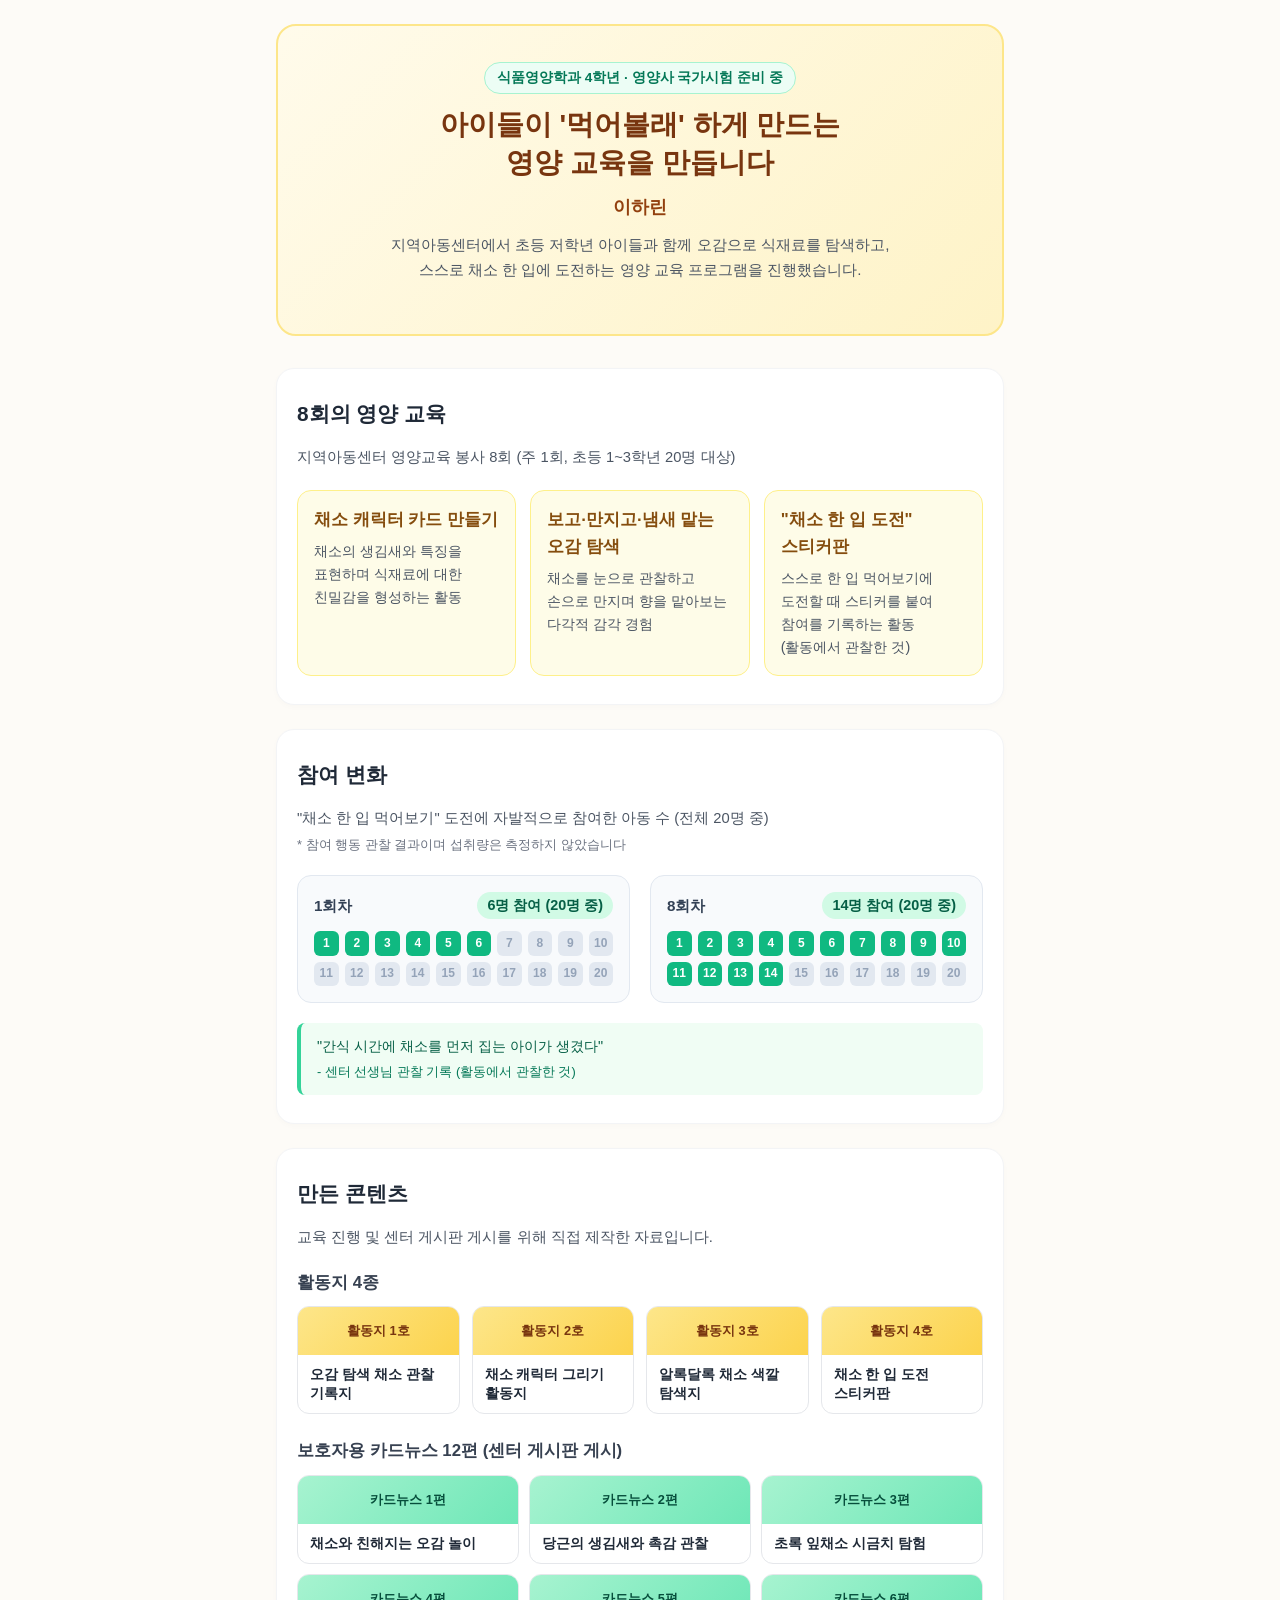
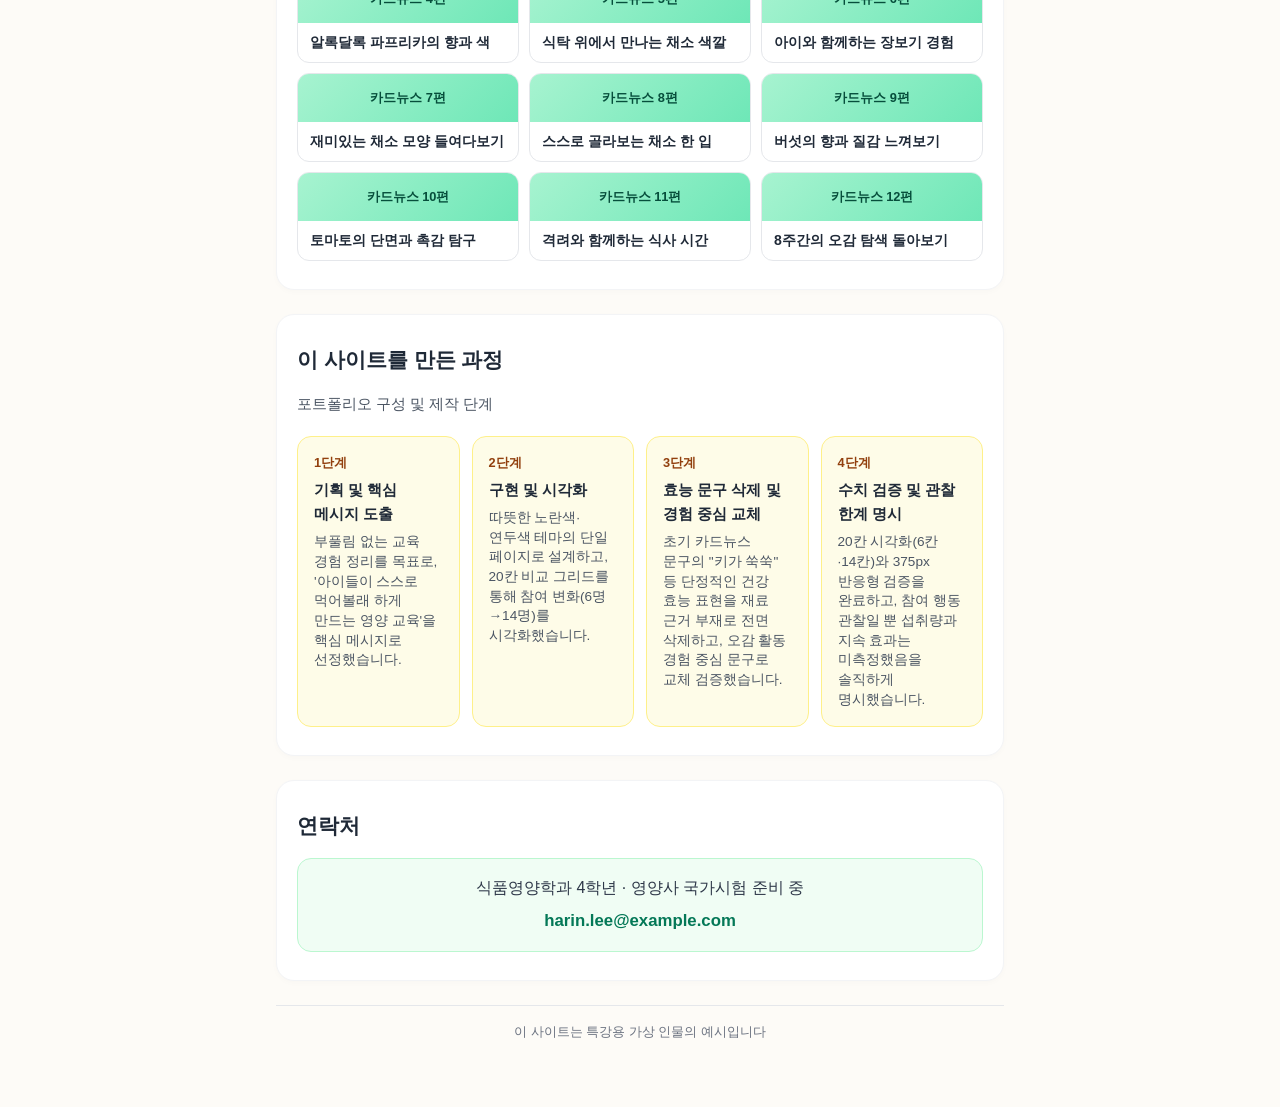
<file: sites/lee-harin/index.html>
<!DOCTYPE html>
<html lang="ko">
<head>
  <meta charset="utf-8">
  <meta name="viewport" content="width=device-width, initial-scale=1">
  <title>이하린 | 어린이 영양 교육 포트폴리오</title>
  <style>
    * {
      box-sizing: border-box;
      margin: 0;
      padding: 0;
    }

    body {
      font-family: -apple-system, BlinkMacSystemFont, "Apple SD Gothic Neo", "Noto Sans KR", "Segoe UI", Roboto, sans-serif;
      line-height: 1.6;
      color: #2d3748;
      background-color: #fdfbf7;
      word-break: keep-all;
      overflow-wrap: break-word;
    }

    .container {
      max-width: 760px;
      margin: 0 auto;
      padding: 24px 16px 48px;
    }

    header {
      background: linear-gradient(135deg, #fffbeb 0%, #fef3c7 100%);
      border: 2px solid #fde68a;
      border-radius: 20px;
      padding: 36px 24px;
      margin-bottom: 32px;
      text-align: center;
    }

    .badge {
      display: inline-block;
      background-color: #ecfdf5;
      color: #047857;
      border: 1px solid #a7f3d0;
      font-size: 0.85rem;
      font-weight: 600;
      padding: 4px 12px;
      border-radius: 999px;
      margin-bottom: 12px;
    }

    h1 {
      font-size: 1.75rem;
      color: #78350f;
      line-height: 1.35;
      margin-bottom: 12px;
    }

    .hero-name {
      font-size: 1.1rem;
      font-weight: 600;
      color: #92400e;
      margin-bottom: 12px;
    }

    .hero-desc {
      font-size: 0.95rem;
      color: #4b5563;
      max-width: 540px;
      margin: 0 auto 16px;
    }

    section {
      background-color: #ffffff;
      border: 1px solid #f3f4f6;
      border-radius: 18px;
      padding: 28px 20px;
      margin-bottom: 24px;
      box-shadow: 0 2px 6px rgba(0, 0, 0, 0.02);
    }

    h2 {
      font-size: 1.3rem;
      color: #1f2937;
      margin-bottom: 16px;
      display: flex;
      align-items: center;
      gap: 8px;
    }

    .section-desc {
      font-size: 0.92rem;
      color: #4b5563;
      margin-bottom: 20px;
    }

    /* 8회의 교육 (활동 3가지) */
    .activity-grid {
      display: grid;
      grid-template-columns: 1fr;
      gap: 14px;
    }

    .activity-card {
      background-color: #fefce8;
      border: 1px solid #fef08a;
      border-radius: 14px;
      padding: 16px;
    }

    .activity-title {
      font-size: 1.05rem;
      font-weight: 700;
      color: #854d0e;
      margin-bottom: 6px;
    }

    .activity-detail {
      font-size: 0.9rem;
      color: #4b5563;
    }

    /* 참여 변화 */
    .change-note {
      display: block;
      font-size: 0.8rem;
      color: #6b7280;
      margin-top: 4px;
    }

    .change-comparison {
      display: grid;
      grid-template-columns: 1fr;
      gap: 20px;
      margin-bottom: 20px;
    }

    .change-box {
      background-color: #f8fafc;
      border: 1px solid #e2e8f0;
      border-radius: 14px;
      padding: 16px;
    }

    .change-box-header {
      display: flex;
      justify-content: space-between;
      align-items: center;
      margin-bottom: 12px;
    }

    .round-label {
      font-weight: 700;
      font-size: 0.95rem;
      color: #334155;
    }

    .count-tag {
      font-weight: 700;
      font-size: 0.9rem;
      color: #065f46;
      background-color: #d1fae5;
      padding: 2px 10px;
      border-radius: 999px;
    }

    .dot-grid {
      display: grid;
      grid-template-columns: repeat(10, 1fr);
      gap: 6px;
    }

    .dot {
      aspect-ratio: 1;
      border-radius: 6px;
      background-color: #e2e8f0;
      display: flex;
      align-items: center;
      justify-content: center;
      font-size: 0.75rem;
      font-weight: 600;
      color: #94a3b8;
    }

    .dot.active {
      background-color: #10b981;
      color: #ffffff;
    }

    .quote-box {
      background-color: #f0fdf4;
      border-left: 4px solid #34d399;
      border-radius: 8px;
      padding: 12px 16px;
      font-size: 0.9rem;
      color: #065f46;
    }

    .quote-speaker {
      display: block;
      font-size: 0.8rem;
      color: #047857;
      margin-top: 4px;
    }

    /* 만든 콘텐츠 */
    .content-subtitle {
      font-size: 1.05rem;
      font-weight: 700;
      color: #374151;
      margin: 16px 0 10px;
    }

    .worksheet-grid {
      display: grid;
      grid-template-columns: repeat(2, 1fr);
      gap: 12px;
      margin-bottom: 24px;
    }

    .cardnews-grid {
      display: grid;
      grid-template-columns: repeat(2, 1fr);
      gap: 10px;
    }

    .content-card {
      border-radius: 12px;
      overflow: hidden;
      border: 1px solid #e5e7eb;
      background: #ffffff;
    }

    .color-block {
      height: 48px;
      display: flex;
      align-items: center;
      justify-content: center;
      font-size: 0.8rem;
      font-weight: 600;
    }

    .color-block.worksheet {
      background: linear-gradient(135deg, #fde68a 0%, #fcd34d 100%);
      color: #78350f;
    }

    .color-block.cardnews {
      background: linear-gradient(135deg, #a7f3d0 0%, #6ee7b7 100%);
      color: #064e3b;
    }

    .content-info {
      padding: 10px 12px;
    }

    .content-title {
      font-size: 0.88rem;
      font-weight: 600;
      color: #1f2937;
      line-height: 1.35;
    }

    /* 이 사이트를 만든 과정 */
    .process-grid {
      display: grid;
      grid-template-columns: repeat(2, 1fr);
      gap: 12px;
    }

    .process-card {
      border: 1px solid #e5e7eb;
      border-radius: 14px;
      padding: 16px;
      background-color: #fafafa;
    }

    .process-card.filled {
      background-color: #fefce8;
      border-color: #fef08a;
    }

    .process-step {
      font-size: 0.8rem;
      font-weight: 700;
      color: #92400e;
      margin-bottom: 4px;
    }

    .process-step.pending {
      color: #6b7280;
    }

    .process-title {
      font-size: 0.95rem;
      font-weight: 700;
      color: #1f2937;
      margin-bottom: 6px;
    }

    .process-body {
      font-size: 0.85rem;
      color: #4b5563;
      line-height: 1.45;
    }

    /* 연락처 */
    .contact-box {
      text-align: center;
      padding: 16px;
      background-color: #f0fdf4;
      border-radius: 14px;
      border: 1px solid #bbf7d0;
    }

    .contact-email {
      display: inline-block;
      margin-top: 8px;
      font-size: 1.05rem;
      font-weight: 600;
      color: #047857;
      text-decoration: none;
    }

    /* 바닥글 */
    footer {
      text-align: center;
      font-size: 0.8rem;
      color: #6b7280;
      margin-top: 24px;
      padding: 16px;
      border-top: 1px solid #e5e7eb;
    }

    @media (min-width: 600px) {
      .activity-grid {
        grid-template-columns: repeat(3, 1fr);
      }

      .change-comparison {
        grid-template-columns: repeat(2, 1fr);
      }

      .worksheet-grid {
        grid-template-columns: repeat(4, 1fr);
      }

      .cardnews-grid {
        grid-template-columns: repeat(3, 1fr);
      }

      .process-grid {
        grid-template-columns: repeat(4, 1fr);
      }
    }
  </style>
</head>
<body>
  <div class="container">
    <!-- 1. 첫 화면 -->
    <header>
      <span class="badge">식품영양학과 4학년 · 영양사 국가시험 준비 중</span>
      <h1>아이들이 '먹어볼래' 하게 만드는<br>영양 교육을 만듭니다</h1>
      <p class="hero-name">이하린</p>
      <p class="hero-desc">
        지역아동센터에서 초등 저학년 아이들과 함께 오감으로 식재료를 탐색하고,
        스스로 채소 한 입에 도전하는 영양 교육 프로그램을 진행했습니다.
      </p>
    </header>

    <!-- 2. 8회의 교육 (활동 3가지) -->
    <section>
      <h2>8회의 영양 교육</h2>
      <p class="section-desc">
        지역아동센터 영양교육 봉사 8회 (주 1회, 초등 1~3학년 20명 대상)
      </p>
      <div class="activity-grid">
        <div class="activity-card">
          <div class="activity-title">채소 캐릭터 카드 만들기</div>
          <div class="activity-detail">
            채소의 생김새와 특징을 표현하며 식재료에 대한 친밀감을 형성하는 활동
          </div>
        </div>
        <div class="activity-card">
          <div class="activity-title">보고·만지고·냄새 맡는 오감 탐색</div>
          <div class="activity-detail">
            채소를 눈으로 관찰하고 손으로 만지며 향을 맡아보는 다각적 감각 경험
          </div>
        </div>
        <div class="activity-card">
          <div class="activity-title">"채소 한 입 도전" 스티커판</div>
          <div class="activity-detail">
            스스로 한 입 먹어보기에 도전할 때 스티커를 붙여 참여를 기록하는 활동 (활동에서 관찰한 것)
          </div>
        </div>
      </div>
    </section>

    <!-- 3. 참여 변화 (6명 → 14명) -->
    <section>
      <h2>참여 변화</h2>
      <p class="section-desc">
        "채소 한 입 먹어보기" 도전에 자발적으로 참여한 아동 수 (전체 20명 중)
        <span class="change-note">* 참여 행동 관찰 결과이며 섭취량은 측정하지 않았습니다</span>
      </p>
      <div class="change-comparison">
        <div class="change-box">
          <div class="change-box-header">
            <span class="round-label">1회차</span>
            <span class="count-tag">6명 참여 (20명 중)</span>
          </div>
          <div class="dot-grid">
            <div class="dot active">1</div>
            <div class="dot active">2</div>
            <div class="dot active">3</div>
            <div class="dot active">4</div>
            <div class="dot active">5</div>
            <div class="dot active">6</div>
            <div class="dot">7</div>
            <div class="dot">8</div>
            <div class="dot">9</div>
            <div class="dot">10</div>
            <div class="dot">11</div>
            <div class="dot">12</div>
            <div class="dot">13</div>
            <div class="dot">14</div>
            <div class="dot">15</div>
            <div class="dot">16</div>
            <div class="dot">17</div>
            <div class="dot">18</div>
            <div class="dot">19</div>
            <div class="dot">20</div>
          </div>
        </div>

        <div class="change-box">
          <div class="change-box-header">
            <span class="round-label">8회차</span>
            <span class="count-tag">14명 참여 (20명 중)</span>
          </div>
          <div class="dot-grid">
            <div class="dot active">1</div>
            <div class="dot active">2</div>
            <div class="dot active">3</div>
            <div class="dot active">4</div>
            <div class="dot active">5</div>
            <div class="dot active">6</div>
            <div class="dot active">7</div>
            <div class="dot active">8</div>
            <div class="dot active">9</div>
            <div class="dot active">10</div>
            <div class="dot active">11</div>
            <div class="dot active">12</div>
            <div class="dot active">13</div>
            <div class="dot active">14</div>
            <div class="dot">15</div>
            <div class="dot">16</div>
            <div class="dot">17</div>
            <div class="dot">18</div>
            <div class="dot">19</div>
            <div class="dot">20</div>
          </div>
        </div>
      </div>

      <div class="quote-box">
        "간식 시간에 채소를 먼저 집는 아이가 생겼다"
        <span class="quote-speaker">- 센터 선생님 관찰 기록 (활동에서 관찰한 것)</span>
      </div>
    </section>

    <!-- 4. 만든 콘텐츠 (활동지 4종 · 카드뉴스 12편) -->
    <section>
      <h2>만든 콘텐츠</h2>
      <p class="section-desc">
        교육 진행 및 센터 게시판 게시를 위해 직접 제작한 자료입니다.
      </p>

      <div class="content-subtitle">활동지 4종</div>
      <div class="worksheet-grid">
        <div class="content-card">
          <div class="color-block worksheet">활동지 1호</div>
          <div class="content-info">
            <div class="content-title">오감 탐색 채소 관찰 기록지</div>
          </div>
        </div>
        <div class="content-card">
          <div class="color-block worksheet">활동지 2호</div>
          <div class="content-info">
            <div class="content-title">채소 캐릭터 그리기 활동지</div>
          </div>
        </div>
        <div class="content-card">
          <div class="color-block worksheet">활동지 3호</div>
          <div class="content-info">
            <div class="content-title">알록달록 채소 색깔 탐색지</div>
          </div>
        </div>
        <div class="content-card">
          <div class="color-block worksheet">활동지 4호</div>
          <div class="content-info">
            <div class="content-title">채소 한 입 도전 스티커판</div>
          </div>
        </div>
      </div>

      <div class="content-subtitle">보호자용 카드뉴스 12편 (센터 게시판 게시)</div>
      <div class="cardnews-grid">
        <div class="content-card">
          <div class="color-block cardnews">카드뉴스 1편</div>
          <div class="content-info"><div class="content-title">채소와 친해지는 오감 놀이</div></div>
        </div>
        <div class="content-card">
          <div class="color-block cardnews">카드뉴스 2편</div>
          <div class="content-info"><div class="content-title">당근의 생김새와 촉감 관찰</div></div>
        </div>
        <div class="content-card">
          <div class="color-block cardnews">카드뉴스 3편</div>
          <div class="content-info"><div class="content-title">초록 잎채소 시금치 탐험</div></div>
        </div>
        <div class="content-card">
          <div class="color-block cardnews">카드뉴스 4편</div>
          <div class="content-info"><div class="content-title">알록달록 파프리카의 향과 색</div></div>
        </div>
        <div class="content-card">
          <div class="color-block cardnews">카드뉴스 5편</div>
          <div class="content-info"><div class="content-title">식탁 위에서 만나는 채소 색깔</div></div>
        </div>
        <div class="content-card">
          <div class="color-block cardnews">카드뉴스 6편</div>
          <div class="content-info"><div class="content-title">아이와 함께하는 장보기 경험</div></div>
        </div>
        <div class="content-card">
          <div class="color-block cardnews">카드뉴스 7편</div>
          <div class="content-info"><div class="content-title">재미있는 채소 모양 들여다보기</div></div>
        </div>
        <div class="content-card">
          <div class="color-block cardnews">카드뉴스 8편</div>
          <div class="content-info"><div class="content-title">스스로 골라보는 채소 한 입</div></div>
        </div>
        <div class="content-card">
          <div class="color-block cardnews">카드뉴스 9편</div>
          <div class="content-info"><div class="content-title">버섯의 향과 질감 느껴보기</div></div>
        </div>
        <div class="content-card">
          <div class="color-block cardnews">카드뉴스 10편</div>
          <div class="content-info"><div class="content-title">토마토의 단면과 촉감 탐구</div></div>
        </div>
        <div class="content-card">
          <div class="color-block cardnews">카드뉴스 11편</div>
          <div class="content-info"><div class="content-title">격려와 함께하는 식사 시간</div></div>
        </div>
        <div class="content-card">
          <div class="color-block cardnews">카드뉴스 12편</div>
          <div class="content-info"><div class="content-title">8주간의 오감 탐색 돌아보기</div></div>
        </div>
      </div>
    </section>

    <!-- 5. 이 사이트를 만든 과정 -->
    <section>
      <h2>이 사이트를 만든 과정</h2>
      <p class="section-desc">
        포트폴리오 구성 및 제작 단계
      </p>
      <div class="process-grid">
        <div class="process-card filled">
          <div class="process-step">1단계</div>
          <div class="process-title">기획 및 핵심 메시지 도출</div>
          <div class="process-body">
            부풀림 없는 교육 경험 정리를 목표로, '아이들이 스스로 먹어볼래 하게 만드는 영양 교육'을 핵심 메시지로 선정했습니다.
          </div>
        </div>
        <div class="process-card filled">
          <div class="process-step">2단계</div>
          <div class="process-title">구현 및 시각화</div>
          <div class="process-body">
            따뜻한 노란색·연두색 테마의 단일 페이지로 설계하고, 20칸 비교 그리드를 통해 참여 변화(6명→14명)를 시각화했습니다.
          </div>
        </div>
        <div class="process-card filled">
          <div class="process-step">3단계</div>
          <div class="process-title">효능 문구 삭제 및 경험 중심 교체</div>
          <div class="process-body">
            초기 카드뉴스 문구의 "키가 쑥쑥" 등 단정적인 건강 효능 표현을 재료 근거 부재로 전면 삭제하고, 오감 활동 경험 중심 문구로 교체 검증했습니다.
          </div>
        </div>
        <div class="process-card filled">
          <div class="process-step">4단계</div>
          <div class="process-title">수치 검증 및 관찰 한계 명시</div>
          <div class="process-body">
            20칸 시각화(6칸·14칸)와 375px 반응형 검증을 완료하고, 참여 행동 관찰일 뿐 섭취량과 지속 효과는 미측정했음을 솔직하게 명시했습니다.
          </div>
        </div>
      </div>
    </section>

    <!-- 6. 연락처 -->
    <section>
      <h2>연락처</h2>
      <div class="contact-box">
        <p>식품영양학과 4학년 · 영양사 국가시험 준비 중</p>
        <a href="mailto:harin.lee@example.com" class="contact-email">harin.lee@example.com</a>
      </div>
    </section>

    <!-- 바닥글 -->
    <footer>
      이 사이트는 특강용 가상 인물의 예시입니다
    </footer>
  </div>
</body>
</html>
</file>
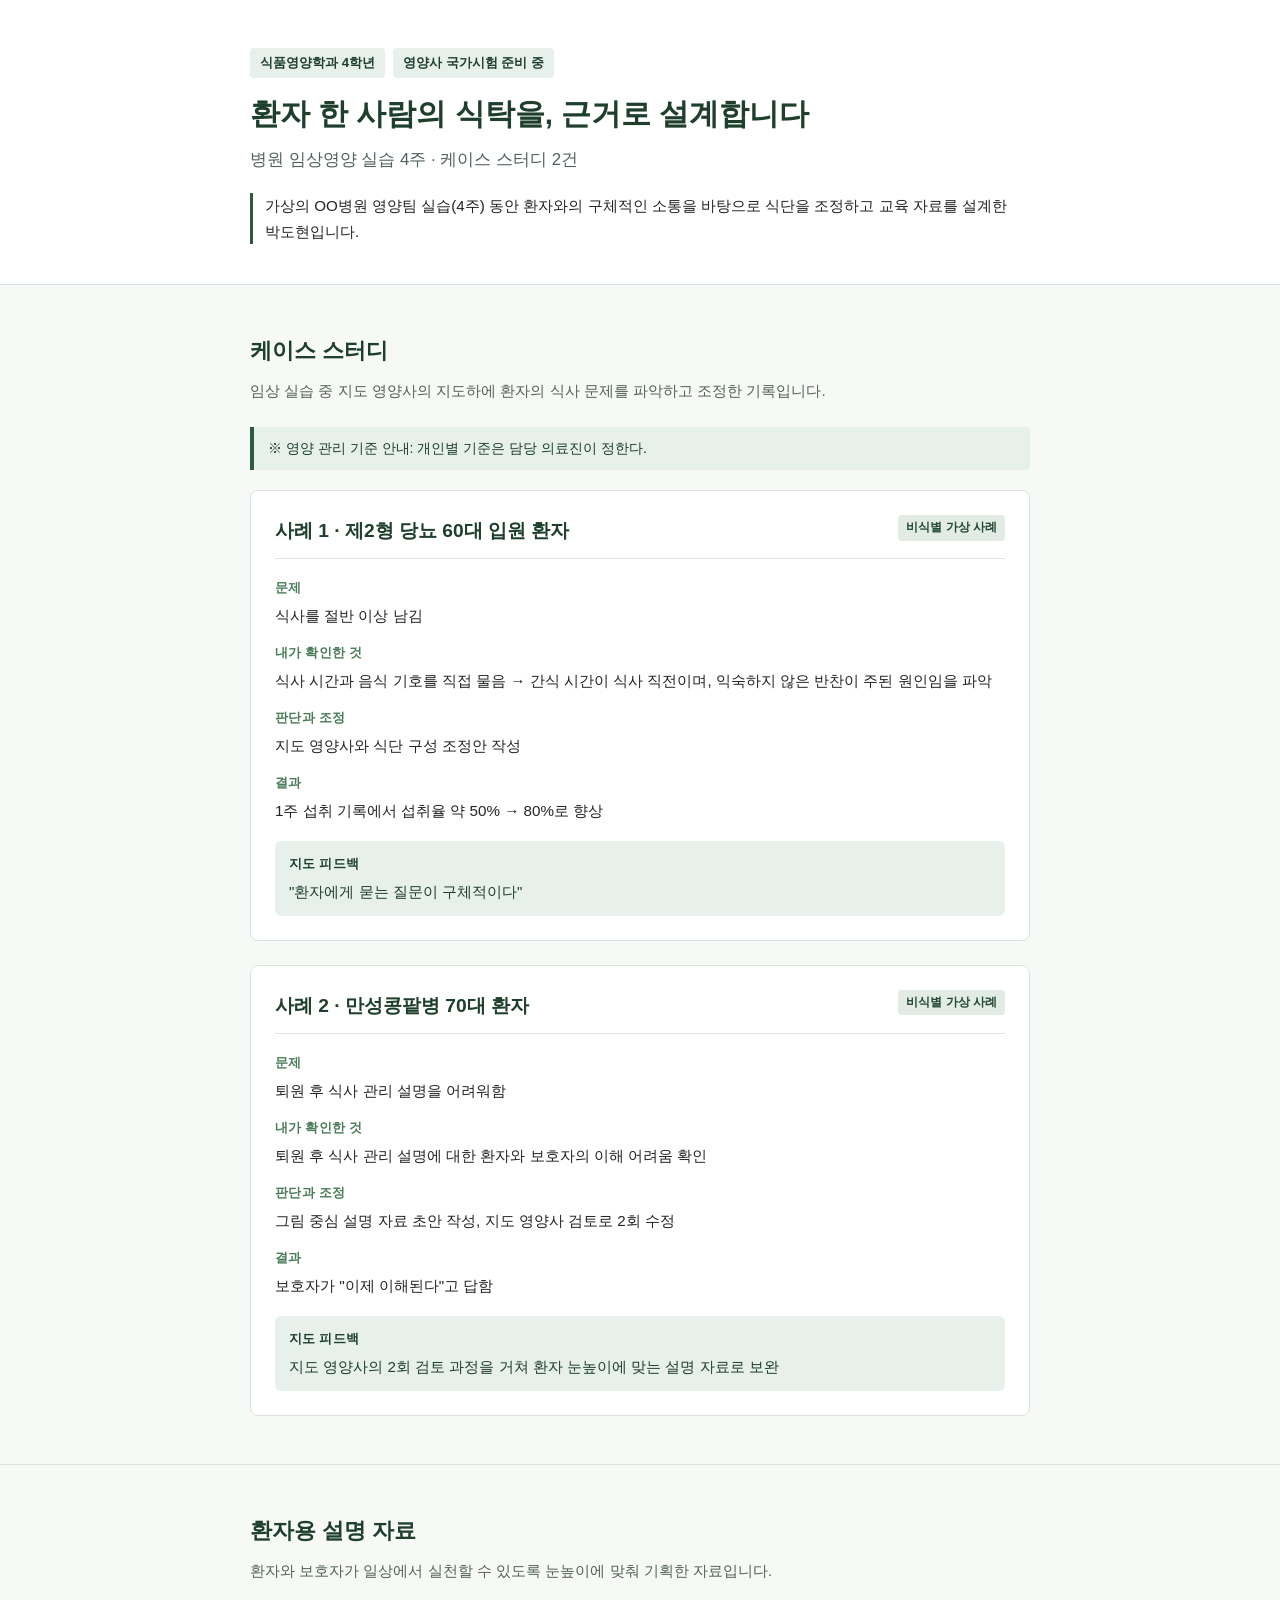
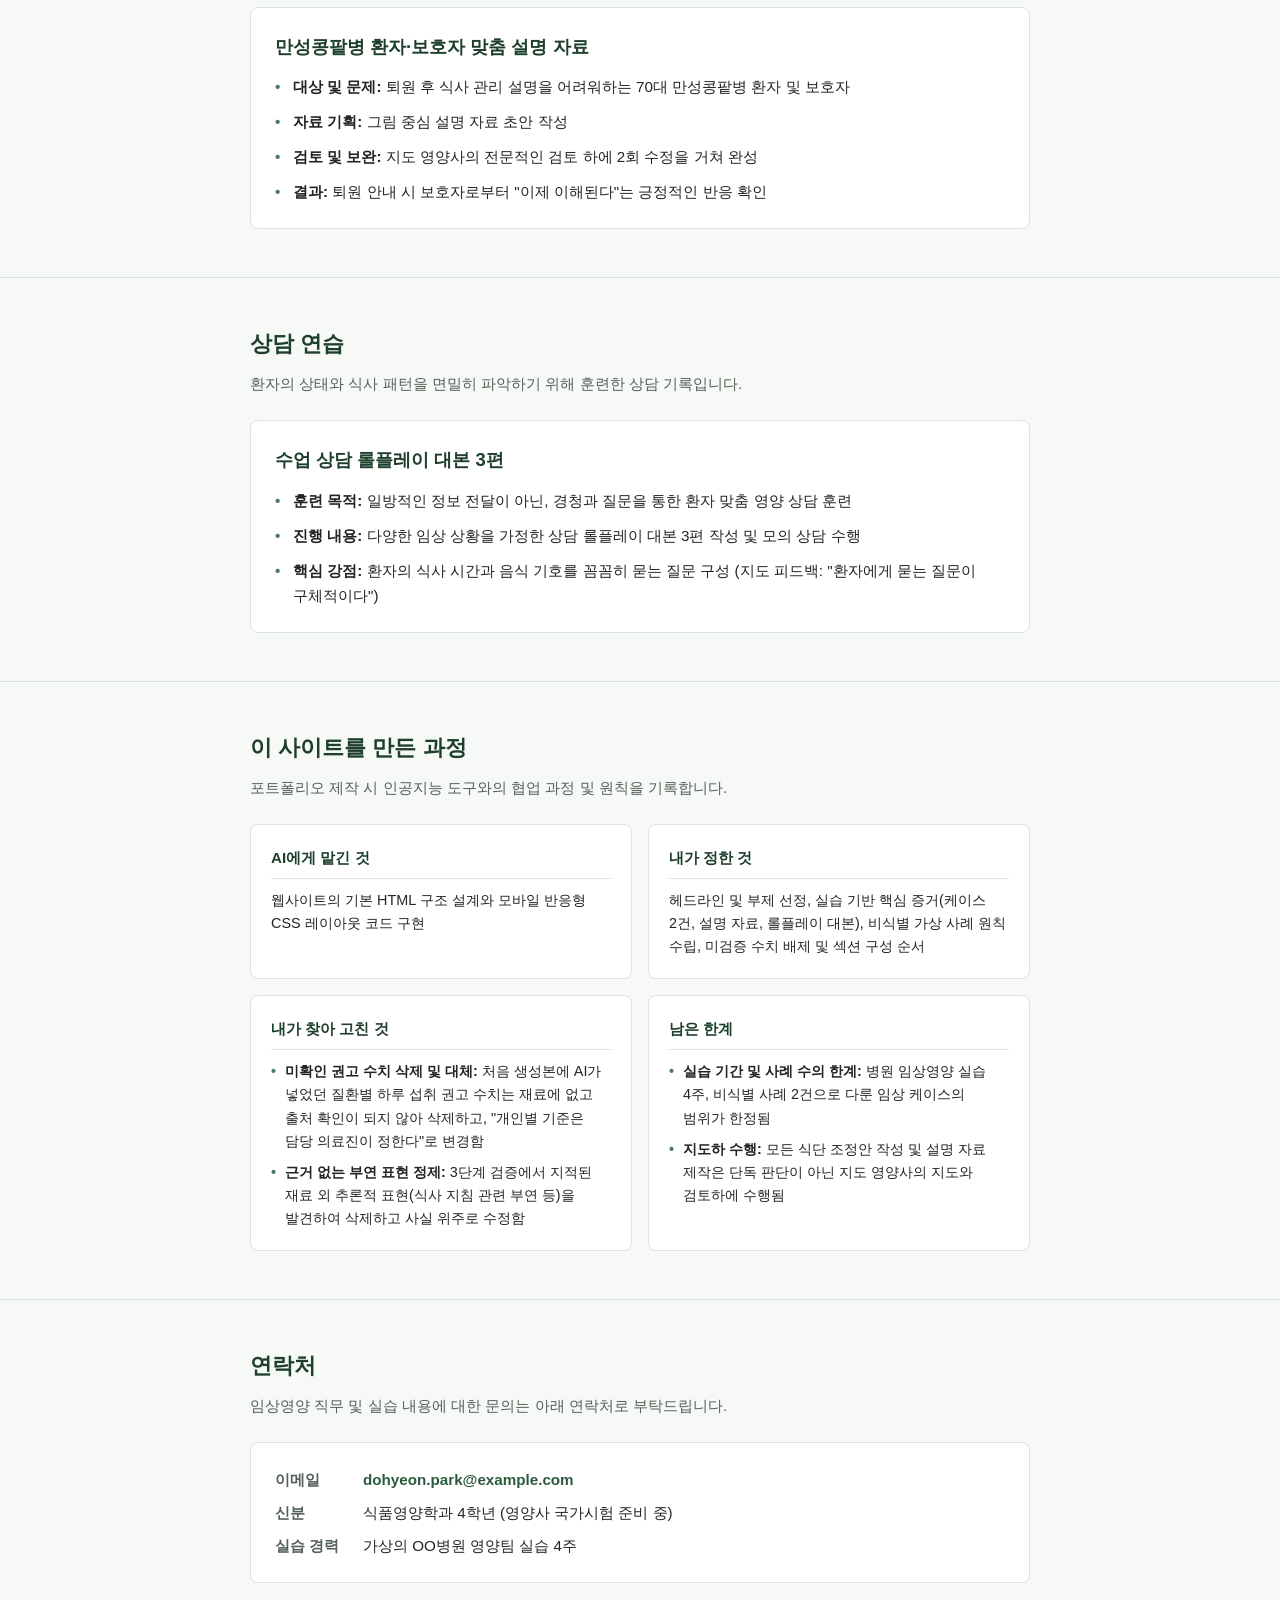
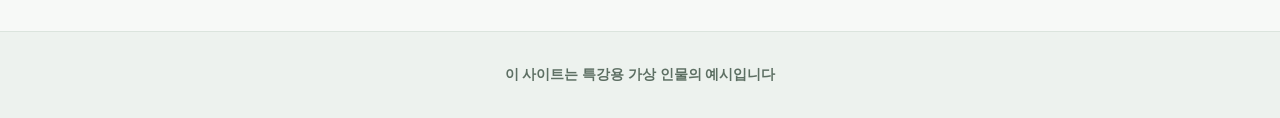
<file: sites/park-dohyeon/index.html>
<!DOCTYPE html>
<html lang="ko">
<head>
  <meta charset="UTF-8">
  <meta name="viewport" content="width=device-width, initial-scale=1.0">
  <title>박도현 | 임상영양 포트폴리오</title>
  <style>
    :root {
      --color-bg: #f7f9f7;
      --color-surface: #ffffff;
      --color-primary: #2d5a3f;
      --color-primary-dark: #1e3f2c;
      --color-primary-light: #e8f0eb;
      --color-accent: #4a7c59;
      --color-text-main: #212523;
      --color-text-muted: #536259;
      --color-border: #dbe4dd;
      --color-badge-bg: #e2ece5;
      --color-badge-text: #234832;
      --color-pending-bg: #f0f2f0;
      --color-pending-text: #76857c;
      --font-family: -apple-system, BlinkMacSystemFont, "Apple SD Gothic Neo", "Malgun Gothic", "Segoe UI", Roboto, sans-serif;
    }

    * {
      box-sizing: border-box;
      margin: 0;
      padding: 0;
    }

    body {
      background-color: var(--color-bg);
      color: var(--color-text-main);
      font-family: var(--font-family);
      line-height: 1.65;
      word-break: keep-all;
      overflow-wrap: break-word;
      -webkit-font-smoothing: antialiased;
    }

    .container {
      width: 100%;
      max-width: 820px;
      margin: 0 auto;
      padding: 0 20px;
    }

    /* Header / Hero */
    header {
      background-color: var(--color-surface);
      border-bottom: 1px solid var(--color-border);
      padding: 48px 0 40px;
    }

    .hero-badge-wrap {
      display: flex;
      flex-wrap: wrap;
      gap: 8px;
      margin-bottom: 16px;
    }

    .meta-tag {
      display: inline-block;
      font-size: 0.825rem;
      font-weight: 600;
      padding: 4px 10px;
      border-radius: 4px;
      background-color: var(--color-primary-light);
      color: var(--color-primary-dark);
    }

    .hero-title {
      font-size: 1.85rem;
      font-weight: 700;
      line-height: 1.35;
      color: var(--color-primary-dark);
      margin-bottom: 12px;
    }

    .hero-subtitle {
      font-size: 1.05rem;
      font-weight: 500;
      color: var(--color-text-muted);
      margin-bottom: 16px;
    }

    .hero-profile {
      font-size: 0.95rem;
      color: var(--color-text-main);
      border-left: 3px solid var(--color-primary);
      padding-left: 12px;
      margin-top: 20px;
    }

    /* Section Common */
    section {
      padding: 48px 0;
      border-bottom: 1px solid var(--color-border);
    }

    .section-title {
      font-size: 1.4rem;
      font-weight: 700;
      color: var(--color-primary-dark);
      margin-bottom: 8px;
      display: flex;
      align-items: center;
      gap: 8px;
    }

    .section-desc {
      font-size: 0.95rem;
      color: var(--color-text-muted);
      margin-bottom: 24px;
    }

    /* Case Studies */
    .case-card-list {
      display: flex;
      flex-direction: column;
      gap: 24px;
    }

    .case-card {
      background-color: var(--color-surface);
      border: 1px solid var(--color-border);
      border-radius: 8px;
      padding: 24px;
    }

    .case-header {
      display: flex;
      justify-content: space-between;
      align-items: flex-start;
      flex-wrap: wrap;
      gap: 10px;
      margin-bottom: 18px;
      padding-bottom: 12px;
      border-bottom: 1px solid var(--color-border);
    }

    .case-title {
      font-size: 1.2rem;
      font-weight: 700;
      color: var(--color-primary-dark);
    }

    .case-badge {
      font-size: 0.75rem;
      font-weight: 600;
      background-color: var(--color-badge-bg);
      color: var(--color-badge-text);
      padding: 3px 8px;
      border-radius: 4px;
      white-space: nowrap;
    }

    .case-grid {
      display: grid;
      grid-template-columns: 1fr;
      gap: 14px;
    }

    .case-row {
      display: flex;
      flex-direction: column;
      gap: 4px;
    }

    .case-label {
      font-size: 0.825rem;
      font-weight: 700;
      color: var(--color-accent);
      text-transform: uppercase;
      letter-spacing: 0.02em;
    }

    .case-value {
      font-size: 0.95rem;
      color: var(--color-text-main);
    }

    .case-feedback {
      background-color: var(--color-primary-light);
      border-radius: 6px;
      padding: 12px 14px;
      margin-top: 4px;
    }

    .case-feedback .case-label {
      color: var(--color-primary-dark);
    }

    .case-feedback .case-value {
      color: var(--color-primary-dark);
      font-weight: 500;
    }

    /* Content Cards (자료 & 상담) */
    .content-card {
      background-color: var(--color-surface);
      border: 1px solid var(--color-border);
      border-radius: 8px;
      padding: 24px;
    }

    .content-card h3 {
      font-size: 1.15rem;
      font-weight: 700;
      color: var(--color-primary-dark);
      margin-bottom: 12px;
    }

    .detail-list {
      list-style: none;
      display: flex;
      flex-direction: column;
      gap: 10px;
    }

    .detail-list li {
      position: relative;
      padding-left: 18px;
      font-size: 0.95rem;
      color: var(--color-text-main);
    }

    .detail-list li::before {
      content: "•";
      position: absolute;
      left: 0;
      color: var(--color-accent);
      font-weight: bold;
    }

    /* Process Section */
    .process-grid {
      display: grid;
      grid-template-columns: repeat(2, 1fr);
      gap: 16px;
    }

    .process-card {
      background-color: var(--color-surface);
      border: 1px solid var(--color-border);
      border-radius: 8px;
      padding: 20px;
      display: flex;
      flex-direction: column;
      height: 100%;
    }

    .process-card.pending {
      background-color: var(--color-pending-bg);
      border-style: dashed;
    }

    .process-card-title {
      font-size: 0.95rem;
      font-weight: 700;
      color: var(--color-primary-dark);
      margin-bottom: 10px;
      padding-bottom: 8px;
      border-bottom: 1px solid var(--color-border);
    }

    .process-card.pending .process-card-title {
      color: var(--color-pending-text);
      border-color: #d2ded5;
    }

    .process-card-body {
      font-size: 0.9rem;
      color: var(--color-text-main);
      line-height: 1.6;
      flex-grow: 1;
    }

    .process-list {
      list-style: none;
      display: flex;
      flex-direction: column;
      gap: 8px;
    }

    .process-list li {
      position: relative;
      padding-left: 14px;
    }

    .process-list li::before {
      content: "•";
      position: absolute;
      left: 0;
      color: var(--color-accent);
      font-weight: bold;
    }

    .notice-banner {
      background-color: var(--color-primary-light);
      border-left: 4px solid var(--color-primary);
      padding: 10px 14px;
      font-size: 0.875rem;
      color: var(--color-primary-dark);
      margin-bottom: 20px;
      border-radius: 0 4px 4px 0;
      font-weight: 500;
    }

    /* Contact Section */
    .contact-box {
      background-color: var(--color-surface);
      border: 1px solid var(--color-border);
      border-radius: 8px;
      padding: 24px;
    }

    .contact-item {
      display: flex;
      flex-wrap: wrap;
      gap: 8px;
      align-items: center;
      font-size: 0.95rem;
      margin-bottom: 8px;
    }

    .contact-item:last-child {
      margin-bottom: 0;
    }

    .contact-label {
      font-weight: 600;
      color: var(--color-text-muted);
      min-width: 80px;
    }

    .contact-link {
      color: var(--color-primary);
      text-decoration: none;
      font-weight: 600;
    }

    .contact-link:hover {
      text-decoration: underline;
    }

    /* Footer */
    footer {
      background-color: #edf2ee;
      padding: 32px 0;
      text-align: center;
      font-size: 0.85rem;
      color: var(--color-text-muted);
    }

    .footer-note {
      font-weight: 600;
      color: #5d6f63;
    }

    /* Responsive */
    @media (max-width: 600px) {
      header {
        padding: 36px 0 28px;
      }

      .hero-title {
        font-size: 1.45rem;
      }

      .hero-subtitle {
        font-size: 0.95rem;
      }

      section {
        padding: 36px 0;
      }

      .case-card, .content-card, .contact-box {
        padding: 18px;
      }

      .process-grid {
        grid-template-columns: 1fr;
      }
    }
  </style>
</head>
<body>

  <!-- 첫 화면 -->
  <header>
    <div class="container">
      <div class="hero-badge-wrap">
        <span class="meta-tag">식품영양학과 4학년</span>
        <span class="meta-tag">영양사 국가시험 준비 중</span>
      </div>
      <h1 class="hero-title">환자 한 사람의 식탁을, 근거로 설계합니다</h1>
      <p class="hero-subtitle">병원 임상영양 실습 4주 · 케이스 스터디 2건</p>
      <div class="hero-profile">
        가상의 OO병원 영양팀 실습(4주) 동안 환자와의 구체적인 소통을 바탕으로 식단을 조정하고 교육 자료를 설계한 박도현입니다.
      </div>
    </div>
  </header>

  <main>
    <!-- 케이스 스터디 -->
    <section id="cases">
      <div class="container">
        <h2 class="section-title">케이스 스터디</h2>
        <p class="section-desc">임상 실습 중 지도 영양사의 지도하에 환자의 식사 문제를 파악하고 조정한 기록입니다.</p>
        <div class="notice-banner">※ 영양 관리 기준 안내: 개인별 기준은 담당 의료진이 정한다.</div>

        <div class="case-card-list">
          <!-- 케이스 1 -->
          <article class="case-card">
            <div class="case-header">
              <h3 class="case-title">사례 1 · 제2형 당뇨 60대 입원 환자</h3>
              <span class="case-badge">비식별 가상 사례</span>
            </div>
            <div class="case-grid">
              <div class="case-row">
                <span class="case-label">문제</span>
                <p class="case-value">식사를 절반 이상 남김</p>
              </div>
              <div class="case-row">
                <span class="case-label">내가 확인한 것</span>
                <p class="case-value">식사 시간과 음식 기호를 직접 물음 → 간식 시간이 식사 직전이며, 익숙하지 않은 반찬이 주된 원인임을 파악</p>
              </div>
              <div class="case-row">
                <span class="case-label">판단과 조정</span>
                <p class="case-value">지도 영양사와 식단 구성 조정안 작성</p>
              </div>
              <div class="case-row">
                <span class="case-label">결과</span>
                <p class="case-value">1주 섭취 기록에서 섭취율 약 50% → 80%로 향상</p>
              </div>
              <div class="case-row case-feedback">
                <span class="case-label">지도 피드백</span>
                <p class="case-value">"환자에게 묻는 질문이 구체적이다"</p>
              </div>
            </div>
          </article>

          <!-- 케이스 2 -->
          <article class="case-card">
            <div class="case-header">
              <h3 class="case-title">사례 2 · 만성콩팥병 70대 환자</h3>
              <span class="case-badge">비식별 가상 사례</span>
            </div>
            <div class="case-grid">
              <div class="case-row">
                <span class="case-label">문제</span>
                <p class="case-value">퇴원 후 식사 관리 설명을 어려워함</p>
              </div>
              <div class="case-row">
                <span class="case-label">내가 확인한 것</span>
                <p class="case-value">퇴원 후 식사 관리 설명에 대한 환자와 보호자의 이해 어려움 확인</p>
              </div>
              <div class="case-row">
                <span class="case-label">판단과 조정</span>
                <p class="case-value">그림 중심 설명 자료 초안 작성, 지도 영양사 검토로 2회 수정</p>
              </div>
              <div class="case-row">
                <span class="case-label">결과</span>
                <p class="case-value">보호자가 "이제 이해된다"고 답함</p>
              </div>
              <div class="case-row case-feedback">
                <span class="case-label">지도 피드백</span>
                <p class="case-value">지도 영양사의 2회 검토 과정을 거쳐 환자 눈높이에 맞는 설명 자료로 보완</p>
              </div>
            </div>
          </article>
        </div>
      </div>
    </section>

    <!-- 환자용 설명 자료 -->
    <section id="materials">
      <div class="container">
        <h2 class="section-title">환자용 설명 자료</h2>
        <p class="section-desc">환자와 보호자가 일상에서 실천할 수 있도록 눈높이에 맞춰 기획한 자료입니다.</p>
        
        <div class="content-card">
          <h3>만성콩팥병 환자·보호자 맞춤 설명 자료</h3>
          <ul class="detail-list">
            <li><strong>대상 및 문제:</strong> 퇴원 후 식사 관리 설명을 어려워하는 70대 만성콩팥병 환자 및 보호자</li>
            <li><strong>자료 기획:</strong> 그림 중심 설명 자료 초안 작성</li>
            <li><strong>검토 및 보완:</strong> 지도 영양사의 전문적인 검토 하에 2회 수정을 거쳐 완성</li>
            <li><strong>결과:</strong> 퇴원 안내 시 보호자로부터 "이제 이해된다"는 긍정적인 반응 확인</li>
          </ul>
        </div>
      </div>
    </section>

    <!-- 상담 연습 -->
    <section id="consultation">
      <div class="container">
        <h2 class="section-title">상담 연습</h2>
        <p class="section-desc">환자의 상태와 식사 패턴을 면밀히 파악하기 위해 훈련한 상담 기록입니다.</p>
        
        <div class="content-card">
          <h3>수업 상담 롤플레이 대본 3편</h3>
          <ul class="detail-list">
            <li><strong>훈련 목적:</strong> 일방적인 정보 전달이 아닌, 경청과 질문을 통한 환자 맞춤 영양 상담 훈련</li>
            <li><strong>진행 내용:</strong> 다양한 임상 상황을 가정한 상담 롤플레이 대본 3편 작성 및 모의 상담 수행</li>
            <li><strong>핵심 강점:</strong> 환자의 식사 시간과 음식 기호를 꼼꼼히 묻는 질문 구성 (지도 피드백: "환자에게 묻는 질문이 구체적이다")</li>
          </ul>
        </div>
      </div>
    </section>

    <!-- 이 사이트를 만든 과정 -->
    <section id="process">
      <div class="container">
        <h2 class="section-title">이 사이트를 만든 과정</h2>
        <p class="section-desc">포트폴리오 제작 시 인공지능 도구와의 협업 과정 및 원칙을 기록합니다.</p>

        <div class="process-grid">
          <!-- 칸 1: AI에게 맡긴 것 -->
          <div class="process-card">
            <h3 class="process-card-title">AI에게 맡긴 것</h3>
            <div class="process-card-body">
              웹사이트의 기본 HTML 구조 설계와 모바일 반응형 CSS 레이아웃 코드 구현
            </div>
          </div>

          <!-- 칸 2: 내가 정한 것 -->
          <div class="process-card">
            <h3 class="process-card-title">내가 정한 것</h3>
            <div class="process-card-body">
              헤드라인 및 부제 선정, 실습 기반 핵심 증거(케이스 2건, 설명 자료, 롤플레이 대본), 비식별 가상 사례 원칙 수립, 미검증 수치 배제 및 섹션 구성 순서
            </div>
          </div>

          <!-- 칸 3: 내가 찾아 고친 것 -->
          <div class="process-card">
            <h3 class="process-card-title">내가 찾아 고친 것</h3>
            <div class="process-card-body">
              <ul class="process-list">
                <li><strong>미확인 권고 수치 삭제 및 대체:</strong> 처음 생성본에 AI가 넣었던 질환별 하루 섭취 권고 수치는 재료에 없고 출처 확인이 되지 않아 삭제하고, "개인별 기준은 담당 의료진이 정한다"로 변경함</li>
                <li><strong>근거 없는 부연 표현 정제:</strong> 3단계 검증에서 지적된 재료 외 추론적 표현(식사 지침 관련 부연 등)을 발견하여 삭제하고 사실 위주로 수정함</li>
              </ul>
            </div>
          </div>

          <!-- 칸 4: 남은 한계 -->
          <div class="process-card">
            <h3 class="process-card-title">남은 한계</h3>
            <div class="process-card-body">
              <ul class="process-list">
                <li><strong>실습 기간 및 사례 수의 한계:</strong> 병원 임상영양 실습 4주, 비식별 사례 2건으로 다룬 임상 케이스의 범위가 한정됨</li>
                <li><strong>지도하 수행:</strong> 모든 식단 조정안 작성 및 설명 자료 제작은 단독 판단이 아닌 지도 영양사의 지도와 검토하에 수행됨</li>
              </ul>
            </div>
          </div>
        </div>
      </div>
    </section>

    <!-- 연락처 -->
    <section id="contact">
      <div class="container">
        <h2 class="section-title">연락처</h2>
        <p class="section-desc">임상영양 직무 및 실습 내용에 대한 문의는 아래 연락처로 부탁드립니다.</p>
        
        <div class="contact-box">
          <div class="contact-item">
            <span class="contact-label">이메일</span>
            <a href="mailto:dohyeon.park@example.com" class="contact-link">dohyeon.park@example.com</a>
          </div>
          <div class="contact-item">
            <span class="contact-label">신분</span>
            <span>식품영양학과 4학년 (영양사 국가시험 준비 중)</span>
          </div>
          <div class="contact-item">
            <span class="contact-label">실습 경력</span>
            <span>가상의 OO병원 영양팀 실습 4주</span>
          </div>
        </div>
      </div>
    </section>
  </main>

  <!-- 바닥글 -->
  <footer>
    <div class="container">
      <p class="footer-note">이 사이트는 특강용 가상 인물의 예시입니다</p>
    </div>
  </footer>

</body>
</html>
</file>
